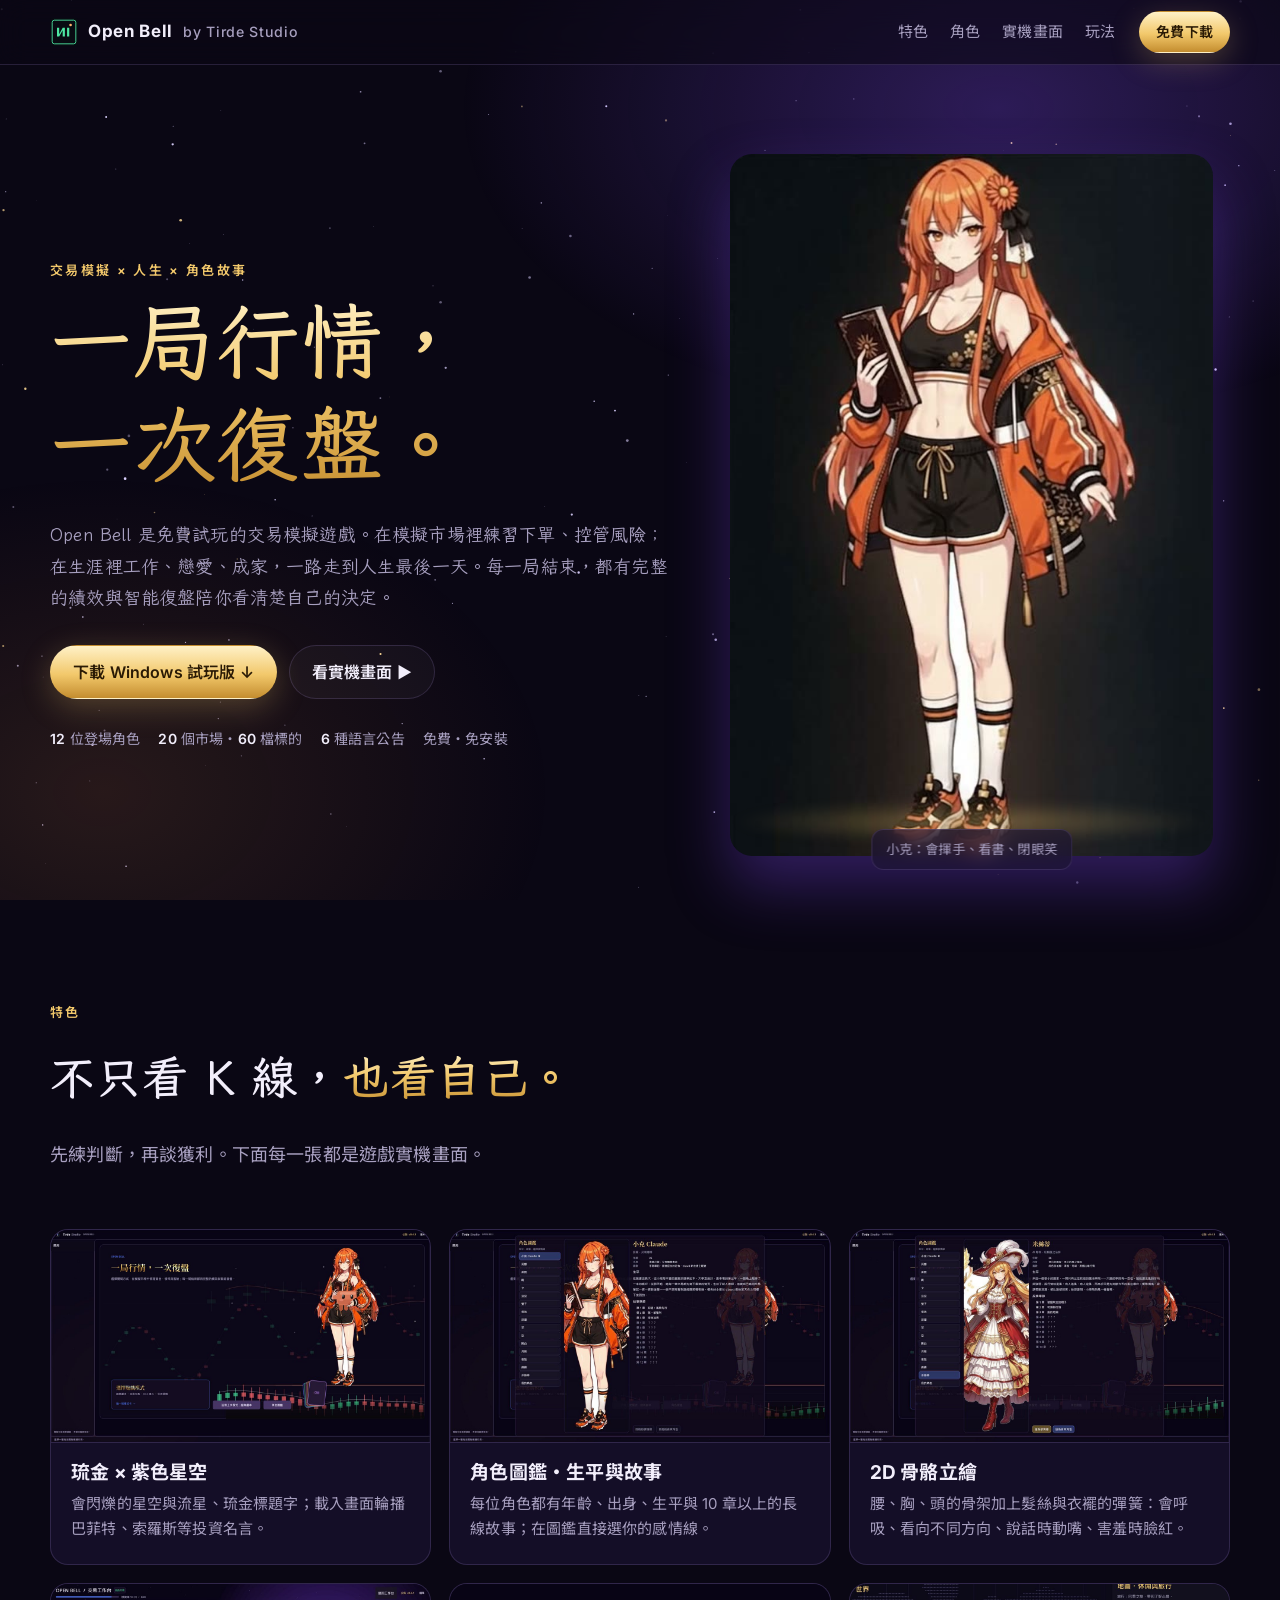
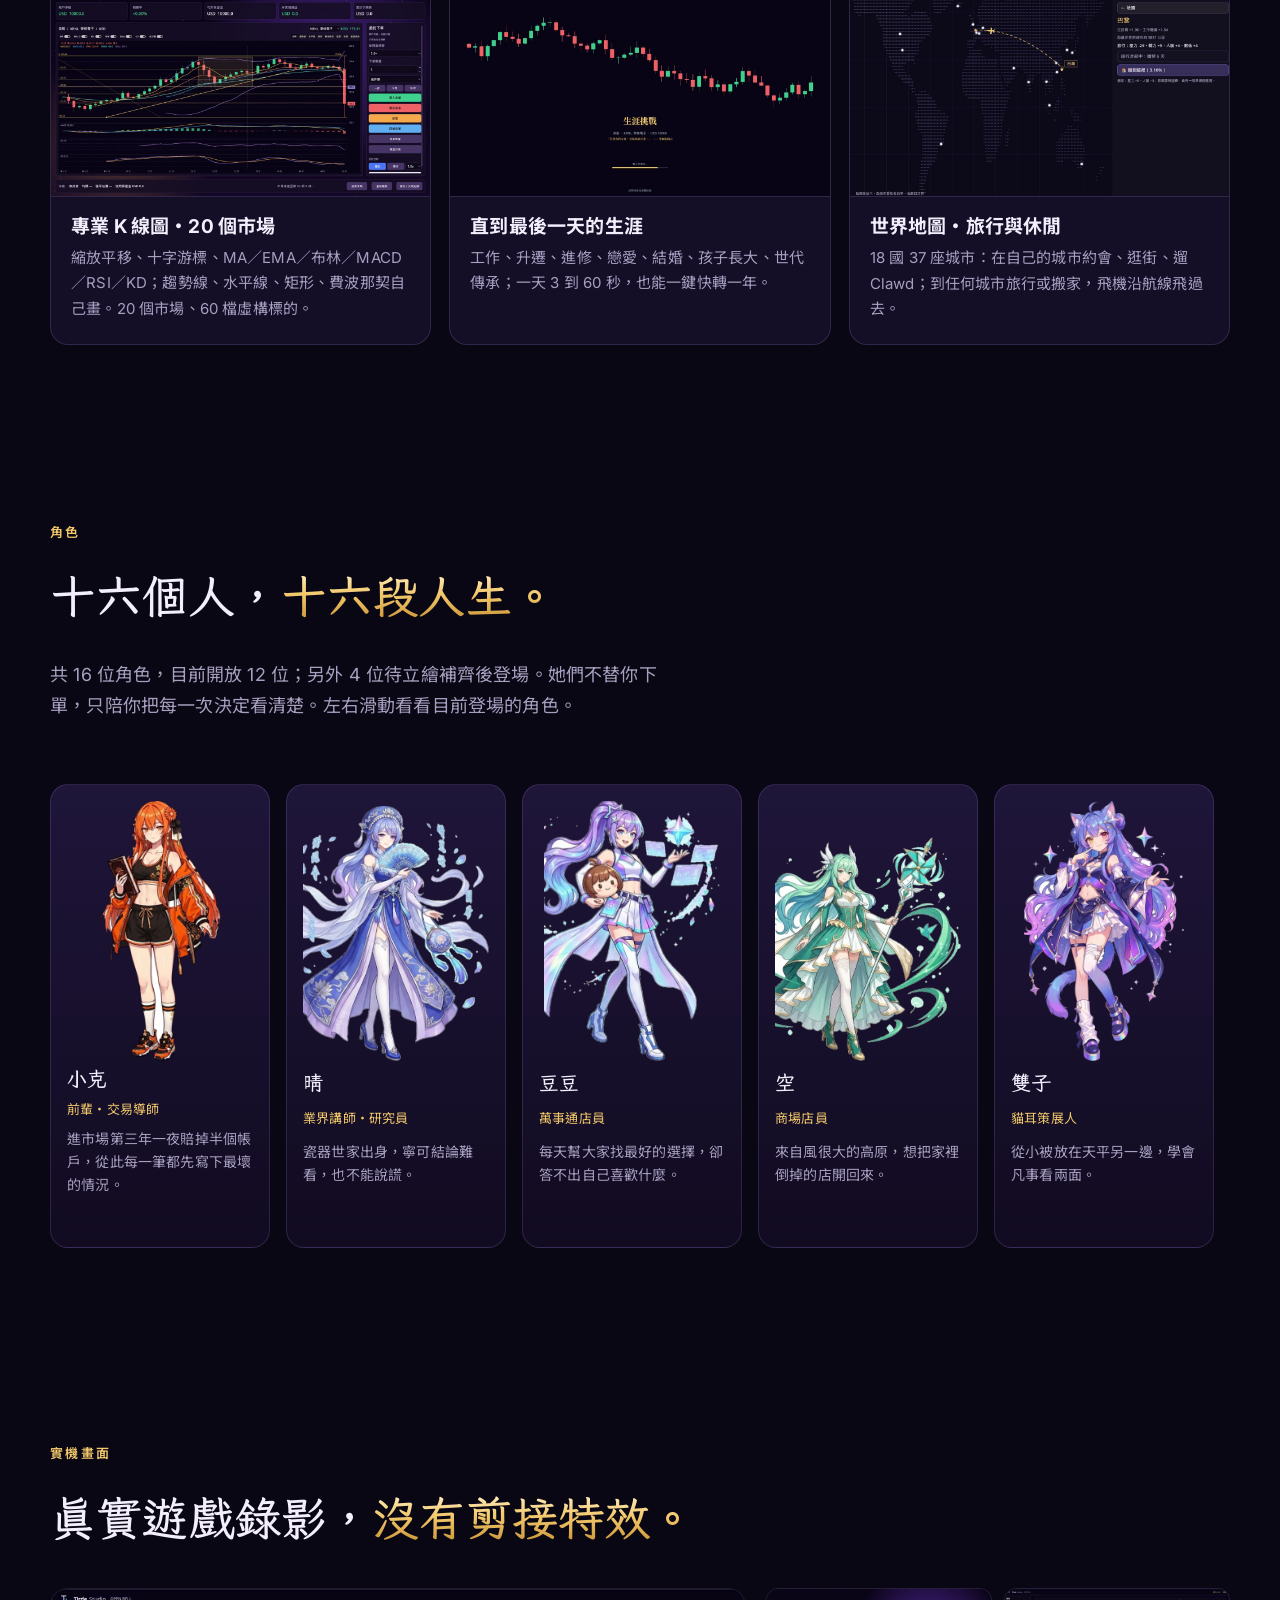
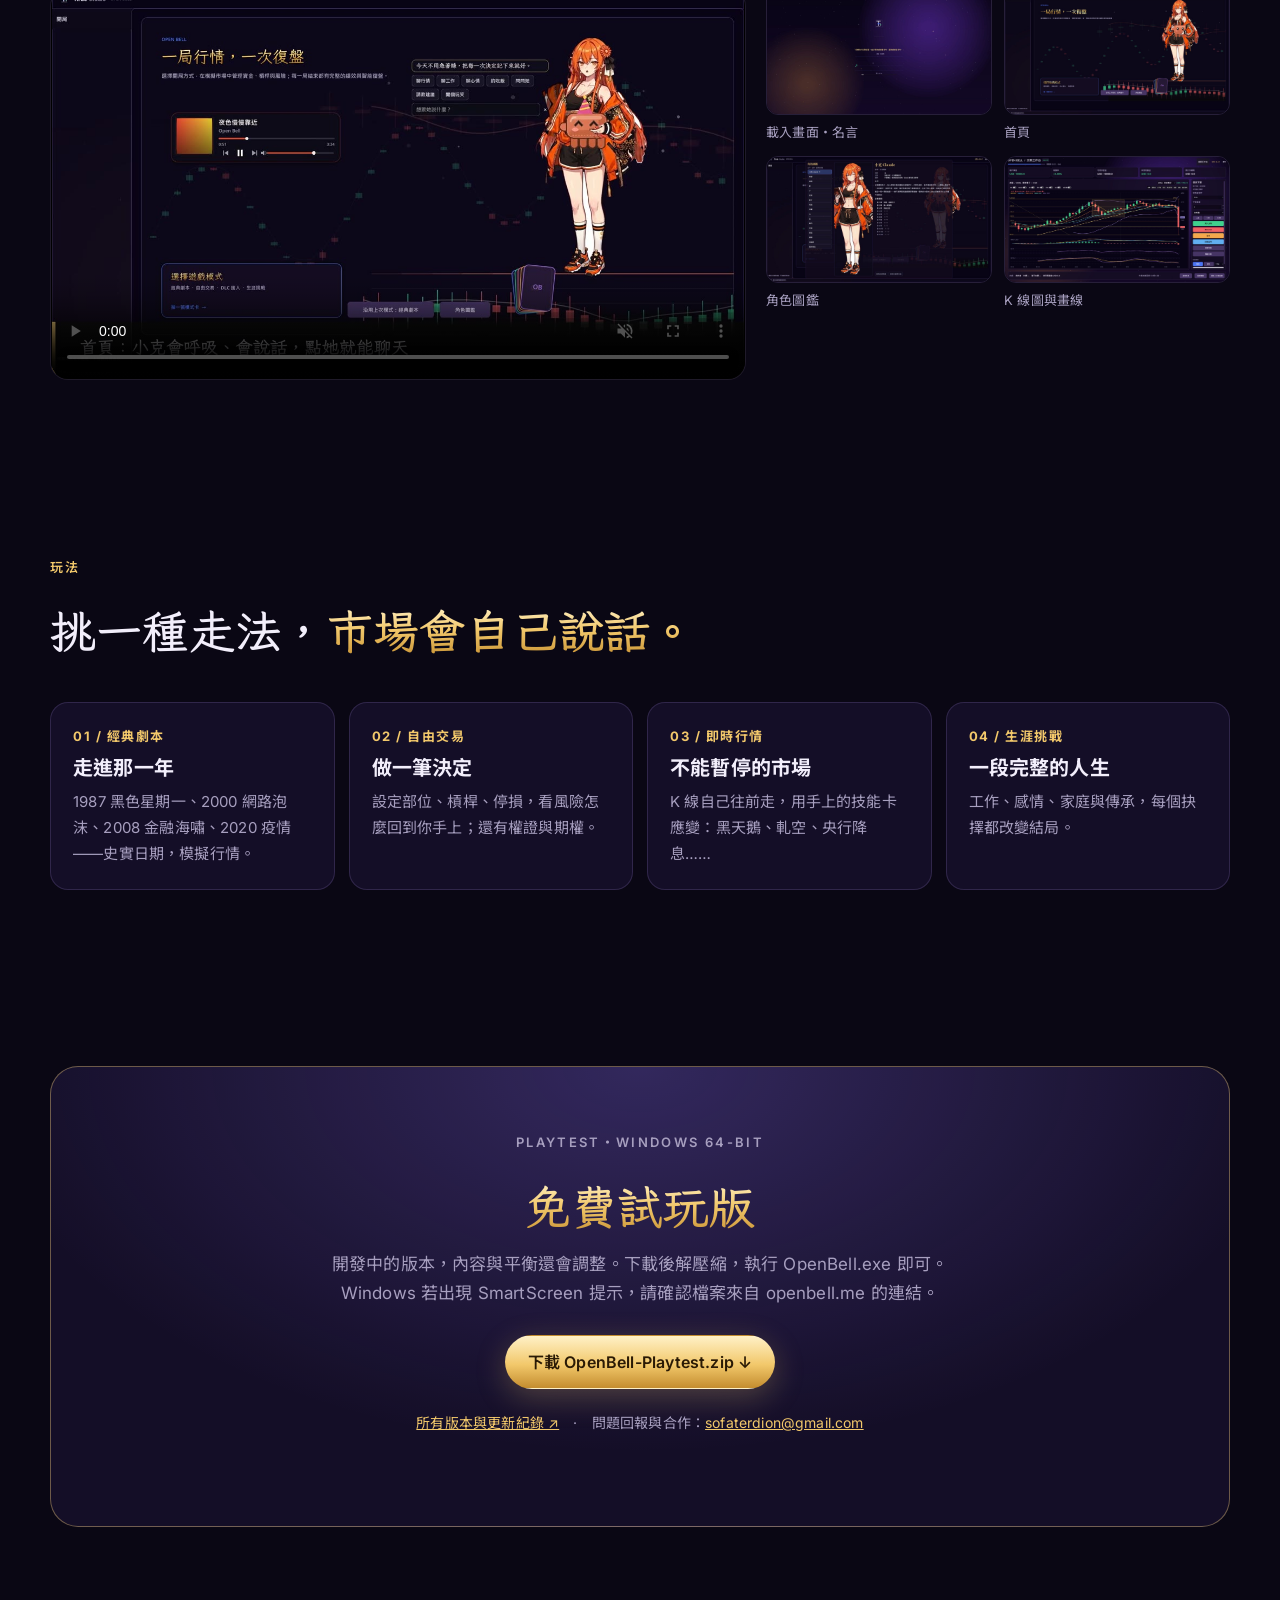
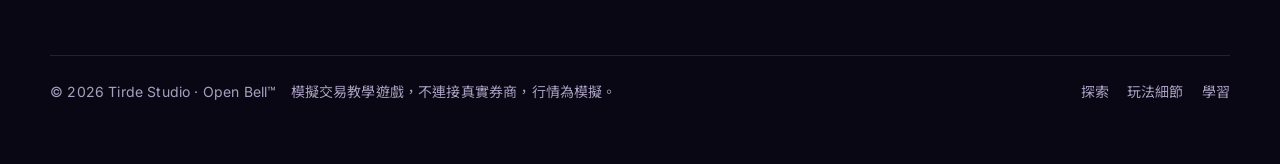
<file: index.html>
<!doctype html>
<html lang="zh-Hant">
<head>
  <meta charset="utf-8">
  <meta name="viewport" content="width=device-width, initial-scale=1">
  <title>Open Bell｜免費交易模擬遊戲・Windows 試玩</title>
  <meta name="description" content="Open Bell 是 Tirde Studio 開發的交易模擬遊戲，結合 K 線練習、風險管理、生涯模式與角色故事。探索模擬市場，下載 Windows 免費試玩版。">
  <meta name="theme-color" content="#0a0714">
  <link rel="icon" href="favicon.svg" type="image/svg+xml">
  <link rel="preconnect" href="https://fonts.googleapis.com">
  <link rel="preconnect" href="https://fonts.gstatic.com" crossorigin>
  <link rel="stylesheet" href="https://fonts.googleapis.com/css2?family=Inter:wght@400;500;600;700&family=Noto+Sans+TC:wght@400;500;700&family=Noto+Serif+TC:wght@600;700&display=swap">
  <link rel="stylesheet" href="site.css?v=20261021d">
  <link rel="canonical" href="https://openbell.me/">
  <meta property="og:type" content="website">
  <meta property="og:locale" content="zh_TW">
  <meta property="og:site_name" content="Open Bell">
  <meta property="og:url" content="https://openbell.me/">
  <meta property="og:title" content="Open Bell｜免費交易模擬遊戲・Windows 試玩">
  <meta property="og:description" content="Open Bell 是 Tirde Studio 開發的交易模擬遊戲，結合 K 線練習、風險管理、生涯模式與角色故事。探索模擬市場，下載 Windows 免費試玩版。">
  <meta property="og:image" content="https://openbell.me/media/v2/shot-home.jpg">
</head>
<body>
  <div class="intro" data-intro aria-hidden="true">
    <svg viewBox="0 0 560 230" role="presentation">
      <defs>
        <linearGradient id="introGold" x1="0" x2="0" y1="0" y2="1">
          <stop offset="0" stop-color="#fff1c7"/><stop offset=".5" stop-color="#f2c86b"/><stop offset="1" stop-color="#c48d2f"/>
        </linearGradient>
      </defs>
      <g fill="#38d39f">
        <rect class="candle" x="60" y="70" width="10" height="34" style="animation-delay:.25s"/>
        <rect class="candle" x="150" y="58" width="10" height="30" style="animation-delay:.4s"/>
        <rect class="candle" x="390" y="40" width="10" height="38" style="animation-delay:.85s"/>
      </g>
      <g fill="#ff6b7d">
        <rect class="candle" x="105" y="82" width="10" height="26" style="animation-delay:.32s"/>
        <rect class="candle" x="330" y="64" width="10" height="28" style="animation-delay:.7s"/>
        <rect class="candle" x="460" y="52" width="10" height="24" style="animation-delay:.95s"/>
      </g>
      <path class="k-line" d="M20 110 L65 86 L110 96 L155 72 L200 92 L245 78 L280 110 L335 78 L395 58 L465 64 L540 40"/>
      <circle class="ring" cx="280" cy="110" r="40"/>
      <circle class="ring r2" cx="280" cy="110" r="40"/>
      <text class="word" x="280" y="178" text-anchor="middle" fill="url(#introGold)">Open Bell</text>
      <text class="tag" x="280" y="214" text-anchor="middle">TIRDE STUDIO</text>
    </svg>
    <button class="skip" type="button">略過</button>
  </div>
  <canvas class="sky" data-sky aria-hidden="true"></canvas>
  <div class="haze" aria-hidden="true"></div>

  <header class="top">
    <div class="wrap">
      <a class="logo" href="index.html"><img src="favicon.svg" alt="" width="28" height="28"> Open Bell <small>by Tirde Studio</small></a>
      <nav aria-label="主要導覽">
        <a href="#features">特色</a>
        <a href="#cast">角色</a>
        <a href="#watch">實機畫面</a>
        <a href="#modes">玩法</a>
      </nav>
      <a class="btn btn-gold" href="#download">免費下載</a>
    </div>
  </header>

  <main>
    <section class="hero">
      <div class="wrap">
        <div>
          <p class="eyebrow">交易模擬 × 人生 × 角色故事</p>
          <h1 class="gild"><span>一局行情，</span><span>一次復盤。</span></h1>
          <p class="lead">Open Bell 是免費試玩的交易模擬遊戲。在模擬市場裡練習下單、控管風險；在生涯裡工作、戀愛、成家，一路走到人生最後一天。每一局結束，都有完整的績效與智能復盤陪你看清楚自己的決定。</p>
          <div class="hero-actions">
            <a class="btn btn-gold" href="#download">下載 Windows 試玩版 ↓</a>
            <a class="btn btn-ghost" href="#watch">看實機畫面 ▶</a>
          </div>
          <div class="hero-meta"><span><b>12</b> 位登場角色</span><span><b>20</b> 個市場・<b>60</b> 檔標的</span><span><b>6</b> 種語言公告</span><span>免費・免安裝</span></div>
        </div>
        <figure class="hero-art">
          <video class="hero-live" src="media/v2/claude-live.mp4" poster="media/v2/claude-live-poster.jpg" autoplay muted loop playsinline preload="auto" width="636" height="924" aria-label="小克：橘色長髮、運動風外套的少女，會揮手、看書、笑"></video>
          <figcaption>小克：會揮手、看書、閉眼笑</figcaption>
        </figure>
      </div>
    </section>

    <section id="features">
      <div class="wrap">
        <div class="section-head reveal">
          <p class="eyebrow">特色</p>
          <h2>不只看 K 線，<span class="gild">也看自己。</span></h2>
          <p class="lead">先練判斷，再談獲利。下面每一張都是遊戲實機畫面。</p>
        </div>
        <div class="features">
          <article class="card reveal"><img src="media/v2/shot-home.jpg" alt="首頁：紫色星空與琉金標題，小克抱著 Clawd" loading="lazy" width="1280" height="720"><div class="body"><h3>琉金 × 紫色星空</h3><p>會閃爍的星空與流星、琉金標題字；載入畫面輪播巴菲特、索羅斯等投資名言。</p></div></article>
          <article class="card reveal"><img src="media/v2/shot-gallery.jpg" alt="角色圖鑑：動態立繪、生平與故事章節" loading="lazy" width="1280" height="720"><div class="body"><h3>角色圖鑑・生平與故事</h3><p>每位角色都有年齡、出身、生平與 10 章以上的長線故事；在圖鑑直接選你的感情線。</p></div></article>
          <article class="card reveal"><img src="media/v2/shot-gallery2.jpg" alt="2D 骨骼立繪：會呼吸、轉頭、髮絲飄動" loading="lazy" width="1280" height="720"><div class="body"><h3>2D 骨骼立繪</h3><p>腰、胸、頭的骨架加上髮絲與衣襬的彈簧：會呼吸、看向不同方向、說話時動嘴、害羞時臉紅。</p></div></article>
          <article class="card reveal"><img src="media/v2/shot-chart.jpg" alt="新 K 線圖：指標與畫線工具" loading="lazy" width="1280" height="720"><div class="body"><h3>專業 K 線圖・20 個市場</h3><p>縮放平移、十字游標、MA／EMA／布林／MACD／RSI／KD；趨勢線、水平線、矩形、費波那契自己畫。20 個市場、60 檔虛構標的。</p></div></article>
          <article class="card reveal"><img src="media/v2/shot-start.jpg" alt="生涯挑戰開場" loading="lazy" width="1280" height="720"><div class="body"><h3>直到最後一天的生涯</h3><p>工作、升遷、進修、戀愛、結婚、孩子長大、世代傳承；一天 3 到 60 秒，也能一鍵快轉一年。</p></div></article>
          <article class="card reveal"><img src="media/v2/shot-map.jpg" alt="世界地圖：旅行與休閒" loading="lazy" width="1280" height="734"><div class="body"><h3>世界地圖・旅行與休閒</h3><p>18 國 37 座城市：在自己的城市約會、逛街、遛 Clawd；到任何城市旅行或搬家，飛機沿航線飛過去。</p></div></article>
        </div>
      </div>
    </section>

    <section id="cast">
      <div class="wrap">
        <div class="section-head reveal">
          <p class="eyebrow">角色</p>
          <h2>十六個人，<span class="gild">十六段人生。</span></h2>
          <p class="lead">共 16 位角色，目前開放 12 位；另外 4 位待立繪補齊後登場。她們不替你下單，只陪你把每一次決定看清楚。左右滑動看看目前登場的角色。</p>
        </div>
        <div class="cast reveal">
          <article class="person"><img src="media/v2/cast_claude.webp" alt="小克" loading="lazy"><h3>小克</h3><span class="role">前輩・交易導師</span><p>進市場第三年一夜賠掉半個帳戶，從此每一筆都先寫下最壞的情況。</p></article>
          <article class="person"><img src="media/v2/cast_haru.webp" alt="晴" loading="lazy"><h3>晴</h3><span class="role">業界講師・研究員</span><p>瓷器世家出身，寧可結論難看，也不能說謊。</p></article>
          <article class="person"><img src="media/v2/cast_dou.webp" alt="豆豆" loading="lazy"><h3>豆豆</h3><span class="role">萬事通店員</span><p>每天幫大家找最好的選擇，卻答不出自己喜歡什麼。</p></article>
          <article class="person"><img src="media/v2/cast_sora.webp" alt="空" loading="lazy"><h3>空</h3><span class="role">商場店員</span><p>來自風很大的高原，想把家裡倒掉的店開回來。</p></article>
          <article class="person"><img src="media/v2/cast_gemi.webp" alt="雙子" loading="lazy"><h3>雙子</h3><span class="role">貓耳策展人</span><p>從小被放在天平另一邊，學會凡事看兩面。</p></article>
          <article class="person"><img src="media/v2/cast_gro.webp" alt="格洛" loading="lazy"><h3>格洛</h3><span class="role">毒舌分析員</span><p>說中泡沫卻被開除，從此只說真話。</p></article>
          <article class="person"><img src="media/v2/cast_shenlan.webp" alt="深瀾" loading="lazy"><h3>深瀾</h3><span class="role">深海研究員</span><p>想知道那片黑暗的海裡，到底有什麼。</p></article>
          <article class="person"><img src="media/v2/cast_shiro.webp" alt="晞白" loading="lazy"><h3>晞白</h3><span class="role">白龍顧問</span><p>睡了很久很久，醒來後把世界重新學一遍。</p></article>
          <article class="person"><img src="media/v2/cast_tsuki.webp" alt="月見" loading="lazy"><h3>月見</h3><span class="role">星空魔導書記</span><p>什麼都記得，所以總替你記得好的事。</p></article>
          <article class="person"><img src="media/v2/cast_yako.webp" alt="夜狐" loading="lazy"><h3>夜狐</h3><span class="role">提燈引路人</span><p>只在夜裡出來，替迷路的人提燈。</p></article>
          <article class="person"><img src="media/v2/cast_menmen.webp" alt="綿綿" loading="lazy"><h3>綿綿</h3><span class="role">羊駝旅人</span><p>沒有可以回去的地方，所以到處都是她的家。</p></article>
          <article class="person"><img src="media/v2/cast_misty.webp" alt="米絲蒂" loading="lazy"><h3>米絲蒂</h3><span class="role">紅帽風之法師</span><p>小國小學院出身，相信行情就是風。</p></article>
        </div>
      </div>
    </section>

    <section id="watch">
      <div class="wrap">
        <div class="section-head reveal">
          <p class="eyebrow">實機畫面</p>
          <h2>真實遊戲錄影，<span class="gild">沒有剪接特效。</span></h2>
        </div>
        <div class="watch reveal">
          <video controls preload="metadata" playsinline muted loop poster="media/v2/poster.jpg" aria-label="Open Bell 實機遊玩影片">
            <source src="media/v2/gameplay.mp4" type="video/mp4">
          </video>
          <div class="shots">
            <figure><img data-zoom src="media/v2/shot-loading.jpg" alt="載入畫面與投資名言" loading="lazy" width="1280" height="720"><figcaption>載入畫面・名言</figcaption></figure>
            <figure><img data-zoom src="media/v2/shot-home.jpg" alt="首頁" loading="lazy" width="1280" height="720"><figcaption>首頁</figcaption></figure>
            <figure><img data-zoom src="media/v2/shot-gallery.jpg" alt="角色圖鑑" loading="lazy" width="1280" height="720"><figcaption>角色圖鑑</figcaption></figure>
            <figure><img data-zoom src="media/v2/shot-chart.jpg" alt="K 線圖" loading="lazy" width="1280" height="720"><figcaption>K 線圖與畫線</figcaption></figure>
          </div>
        </div>
      </div>
    </section>

    <section id="modes">
      <div class="wrap">
        <div class="section-head reveal">
          <p class="eyebrow">玩法</p>
          <h2>挑一種走法，<span class="gild">市場會自己說話。</span></h2>
        </div>
        <div class="modes">
          <div class="mode reveal"><b>01 / 經典劇本</b><h3>走進那一年</h3><p>1987 黑色星期一、2000 網路泡沫、2008 金融海嘯、2020 疫情——史實日期，模擬行情。</p></div>
          <div class="mode reveal"><b>02 / 自由交易</b><h3>做一筆決定</h3><p>設定部位、槓桿、停損，看風險怎麼回到你手上；還有權證與期權。</p></div>
          <div class="mode reveal"><b>03 / 即時行情</b><h3>不能暫停的市場</h3><p>K 線自己往前走，用手上的技能卡應變：黑天鵝、軋空、央行降息……</p></div>
          <div class="mode reveal"><b>04 / 生涯挑戰</b><h3>一段完整的人生</h3><p>工作、感情、家庭與傳承，每個抉擇都改變結局。</p></div>
        </div>
      </div>
    </section>

    <section id="download">
      <div class="wrap">
        <div class="download reveal">
          <p class="eyebrow">PLAYTEST・WINDOWS 64-BIT</p>
          <h2 class="gild">免費試玩版</h2>
          <p>開發中的版本，內容與平衡還會調整。下載後解壓縮，執行 OpenBell.exe 即可。Windows 若出現 SmartScreen 提示，請確認檔案來自 openbell.me 的連結。</p>
          <a class="btn btn-gold" href="https://github.com/Sofaterdion-gif/Sofaterdion-gif.github.io/releases/latest/download/OpenBell-Playtest.zip">下載 OpenBell-Playtest.zip ↓</a>
          <p class="fine"><a href="https://github.com/Sofaterdion-gif/Sofaterdion-gif.github.io/releases">所有版本與更新紀錄 ↗</a>　·　問題回報與合作：<a href="mailto:sofaterdion@gmail.com">sofaterdion@gmail.com</a></p>
        </div>
      </div>
    </section>
  </main>

  <footer>
    <div class="wrap">
      <span>© 2026 Tirde Studio · Open Bell™　模擬交易教學遊戲，不連接真實券商，行情為模擬。</span>
      <nav aria-label="其他頁面"><a href="explore.html">探索</a><a href="game.html">玩法細節</a><a href="learning.html">學習</a></nav>
    </div>
  </footer>

  <div class="lightbox" data-lightbox><img alt=""></div>
  <script src="site.js?v=20261021d"></script>
</body>
</html>
</file>
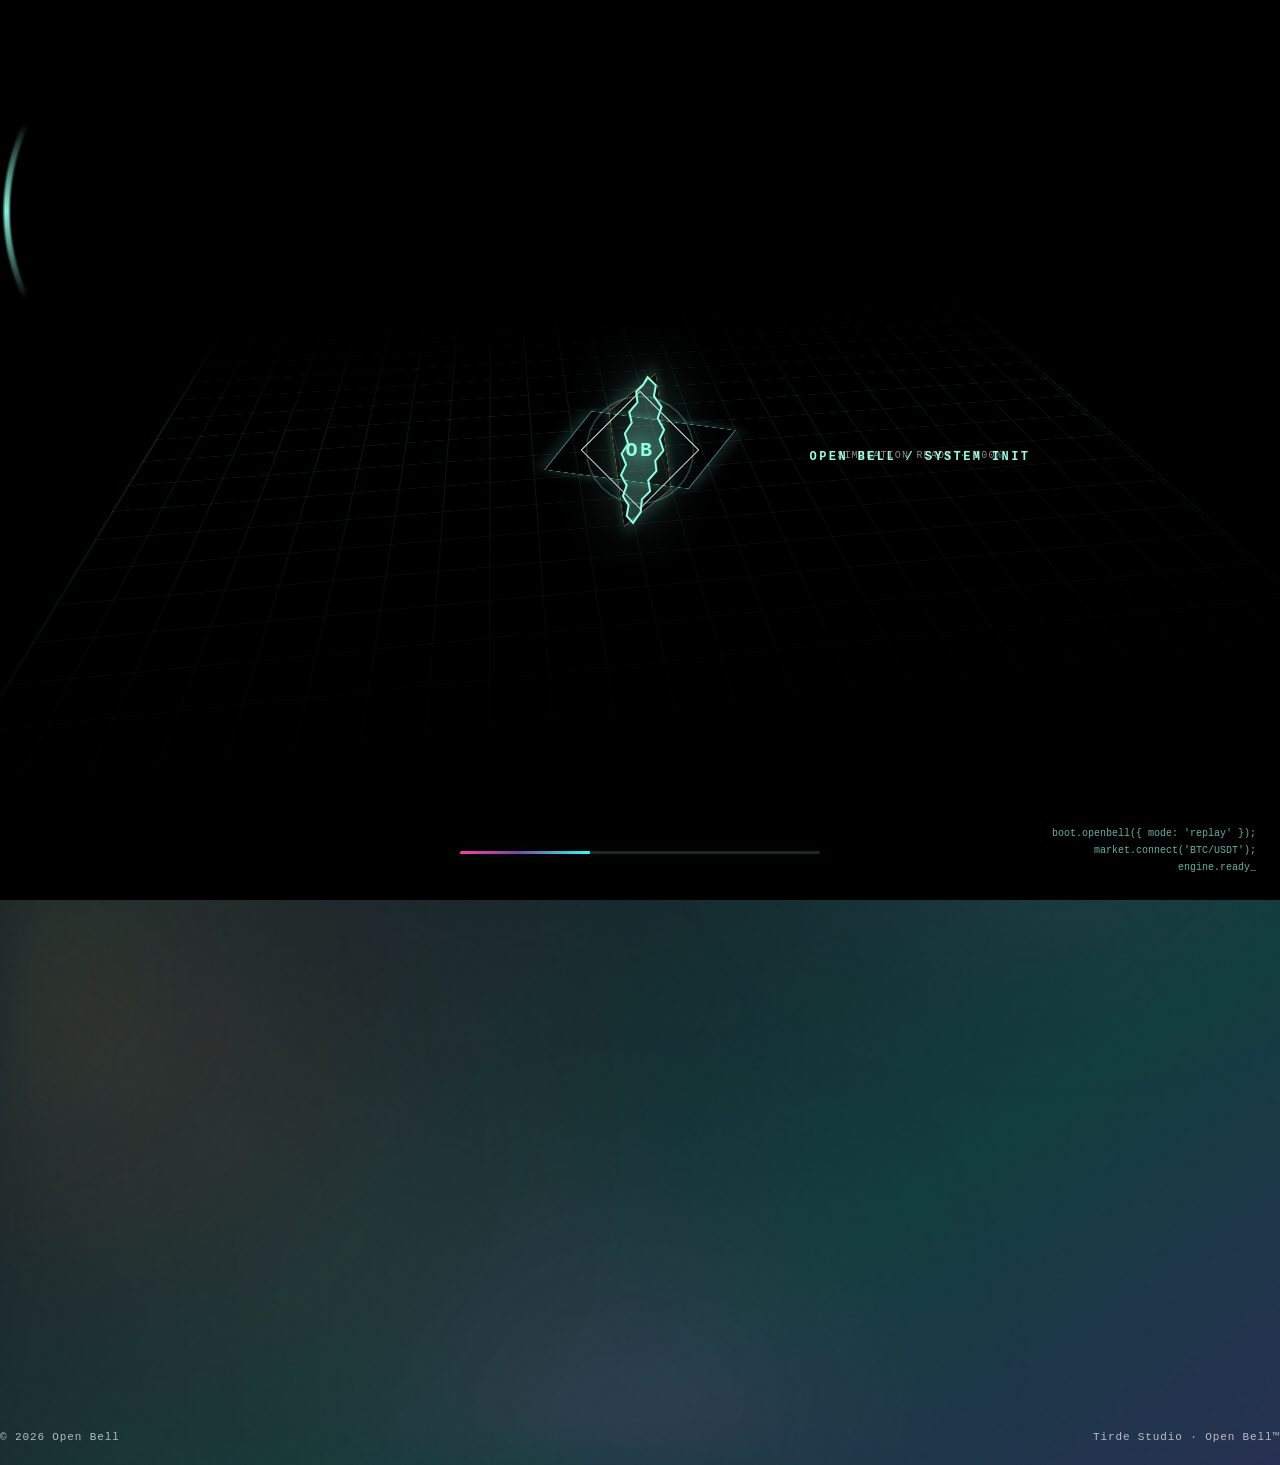
<file: explore.html>
<!doctype html>
<html lang="zh-Hant">
<head>
  <meta charset="utf-8">
  <meta name="viewport" content="width=device-width, initial-scale=1">
  <meta name="description" content="探索 Open Bell 交易模擬遊戲的市場回放、生涯模式與數據分析，了解不同玩法並找到適合自己的練習方式。">
  <link rel="icon" href="favicon.svg" type="image/svg+xml">
  <link rel="stylesheet" href="styles.css?v=20261020-eras1">
  <link rel="stylesheet" href="loader.css?v=20261010-transition13">
  <title>探索 Open Bell｜模擬交易、行情回放與生涯模式</title>
  <link rel="canonical" href="https://openbell.me/explore.html">
  <meta property="og:type" content="website">
  <meta property="og:locale" content="zh_TW">
  <meta property="og:site_name" content="Open Bell">
  <meta property="og:url" content="https://openbell.me/explore.html">
  <meta property="og:title" content="探索 Open Bell｜模擬交易、行情回放與生涯模式">
  <meta property="og:description" content="探索 Open Bell 交易模擬遊戲的市場回放、生涯模式與數據分析，了解不同玩法並找到適合自己的練習方式。">
  <meta property="og:image" content="https://openbell.me/media/v2/shot-home.jpg">
</head>
<body class="explore-page">
  <div class="page-transition" aria-hidden="true"><span>OPEN BELL / EXPLORE</span></div>
  <div class="site-loader" aria-hidden="true">
    <div class="system-loader-orbit" aria-hidden="true"><i></i><i></i><i></i><b>OB</b></div>
    <div class="loader-mark">OB</div><p>OPEN BELL / SYSTEM INIT</p><span>LOADING MARKET DATA · CALIBRATING INTERFACE</span>
    <pre class="loader-code" aria-hidden="true"><code id="loader-code-text"></code><b class="loader-caret">_</b></pre>
  </div>
  <div class="bg-layer bg-layer-base" aria-hidden="true"></div><div class="bg-layer bg-layer-ambient" aria-hidden="true"><i></i><i></i><i></i><i></i></div><canvas class="bg-layer bg-layer-data" data-background-canvas aria-hidden="true"></canvas><div class="bg-layer bg-layer-grid" aria-hidden="true"></div>
  <header class="site-header content-layer"><a class="brand" href="index.html"><span class="brand-mark">OB</span><span>OPEN BELL</span></a><nav class="site-nav" aria-label="Explore navigation"><a class="nav-link" href="index.html">首頁</a><a class="nav-link" href="explore.html" aria-current="page">探索</a><a class="nav-link" href="game.html">玩法</a><a class="nav-link" href="learning.html">學習</a></nav></header>
  <main class="explore-shell content-layer">
    <section class="explore-hero" data-reveal><p class="eyebrow">OPEN BELL / EXPLORE</p><h1>每個系統，<br><em>都是一種閱讀市場的方法。</em></h1><p>不用一次看懂全部。先挑一個角度，走一小段，再回頭看看自己漏了什麼。</p></section>
    <section class="explore-grid" data-reveal aria-label="Open Bell features">
      <a class="explore-card explore-card-wide" href="game.html#2"><span>01 / REPLAY</span><strong>市場回放</strong><p>把時間倒回去，看看那根 K 線出現前，你其實看見了什麼。</p><b>進入回放 ↗</b></a>
      <a class="explore-card" href="game.html#3"><span>02 / CAREER</span><strong>生涯模式</strong><p>今天要加班、研究，還是先把睡眠補回來？每個選擇都會留下痕跡。</p><b>閱讀生涯 ↗</b></a>
      <a class="explore-card" href="game.html#1"><span>03 / ANALYTICS</span><strong>數據分析</strong><p>把「我覺得」攤開來，對照持倉、槓桿和盈虧，找出真正的習慣。</p><b>查看系統 ↗</b></a>
    </section>
  </main>
  <footer class="home-footer content-layer"><span>© 2026 Open Bell</span><span>Tirde Studio · Open Bell™</span></footer>
  <script src="background-motion.js?v=20261010-transition2"></script><script src="background-3d.js?v=20261010-3d1"></script><script src="page-motion.js?v=20261010-architecture1"></script><script src="loader.js?v=20261010-transition5"></script><script src="script.js?v=20261020-zip1"></script>
</body>
</html>
</file>
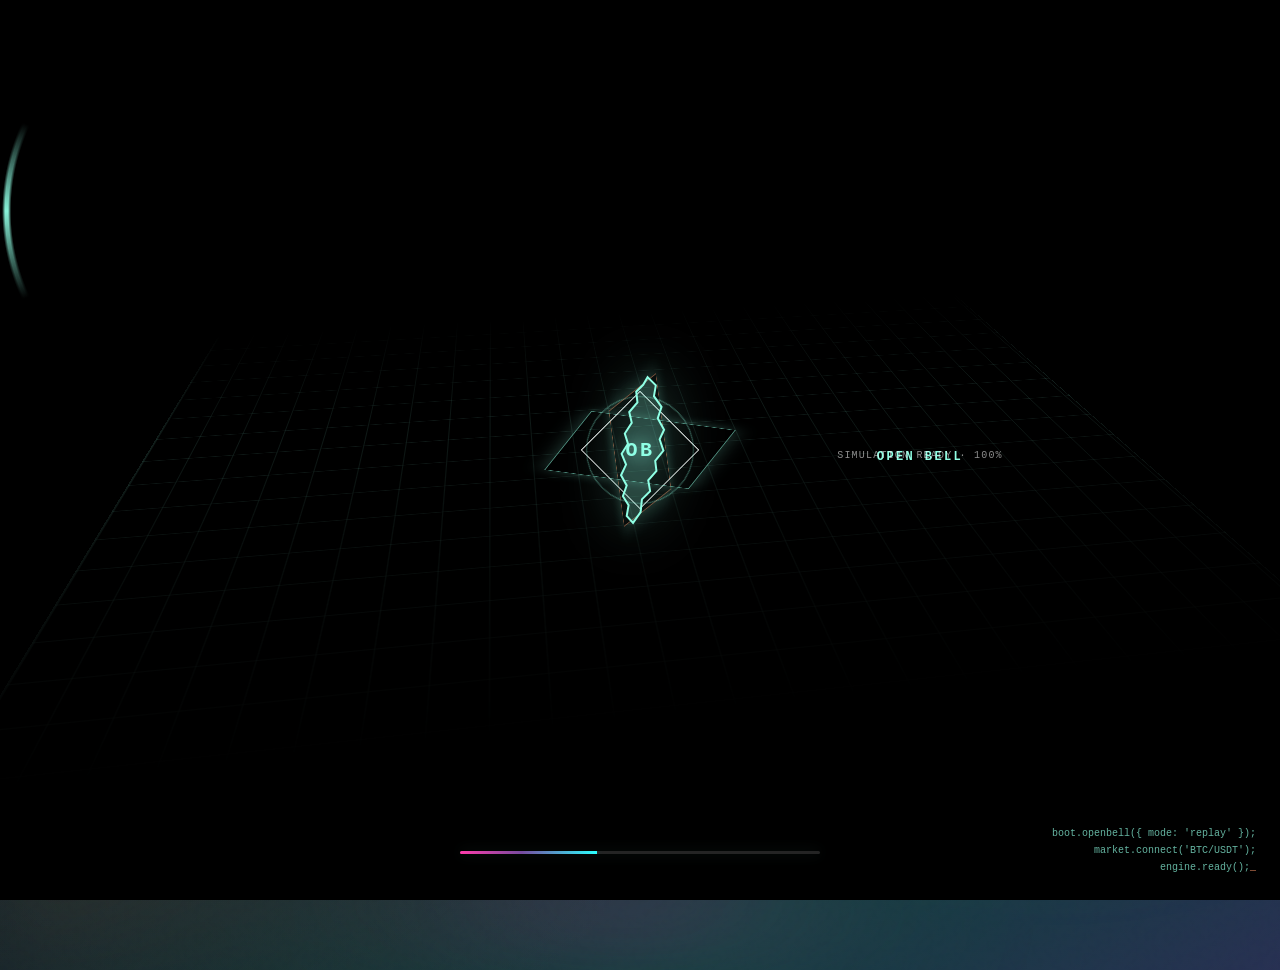
<file: game.html>
<!doctype html>
<html lang="zh-Hant">
<head>
  <meta charset="utf-8">
  <meta name="viewport" content="width=device-width, initial-scale=1">
  <title>Open Bell 玩法｜模擬交易、K 線回放與生涯挑戰</title>
  <meta name="description" content="了解 Open Bell 的模擬下單、部位與槓桿管理、K 線回放及生涯挑戰玩法，在模擬市場中練習交易決策。">
  <link rel="icon" href="favicon.svg" type="image/svg+xml">
  <link rel="stylesheet" href="styles.css?v=20261020-eras1">
  <link rel="stylesheet" href="loader.css?v=20261010-transition13">
  <link rel="canonical" href="https://openbell.me/game.html">
  <meta property="og:type" content="website">
  <meta property="og:locale" content="zh_TW">
  <meta property="og:site_name" content="Open Bell">
  <meta property="og:url" content="https://openbell.me/game.html">
  <meta property="og:title" content="Open Bell 玩法｜模擬交易、K 線回放與生涯挑戰">
  <meta property="og:description" content="了解 Open Bell 的模擬下單、部位與槓桿管理、K 線回放及生涯挑戰玩法，在模擬市場中練習交易決策。">
  <meta property="og:image" content="https://openbell.me/media/v2/shot-home.jpg">
</head>
<body class="presentation-page">
  <div class="bg-layer bg-layer-base" aria-hidden="true"></div>
  <div class="bg-layer bg-layer-ambient" aria-hidden="true"><i></i><i></i><i></i><i></i></div>
  <canvas class="bg-layer bg-layer-data" data-background-canvas aria-hidden="true"></canvas>
  <div class="bg-layer bg-layer-grid" aria-hidden="true"></div>
  <div class="page-transition" aria-hidden="true"><span>OPEN BELL / PLAYBOOK</span></div>
  <div class="site-loader" aria-hidden="true">
    <div class="system-loader-orbit" aria-hidden="true"><i></i><i></i><i></i><b>OB</b></div>
    <div class="loader-mark">OB</div><p>OPEN BELL</p><span>LOADING PLAYBOOK</span>
    <pre class="loader-code"><code id="loader-code-text"></code><b class="loader-caret">_</b></pre>
  </div>
  <header class="site-header">
    <a class="brand" href="index.html#top"><span class="brand-mark">OB</span><span>OPEN BELL</span></a>
    <nav class="site-nav" aria-label="玩法導覽">
      <button class="nav-dropdown-toggle app-menu-toggle" type="button" aria-expanded="false" aria-controls="app-menu">導覽 <span>⌄</span></button>
      <a class="nav-link" href="index.html">首頁</a><a class="nav-link" href="game.html" aria-current="page">玩法</a><a class="nav-link" href="learning.html">學習</a>
    </nav>
  </header>
  <div class="app-menu-overlay" id="app-menu" role="dialog" aria-modal="true" aria-label="Open Bell 導覽">
    <div class="app-menu-scrim" data-menu-close></div>
    <div class="app-menu-panel">
      <div class="app-menu-bar"><span>OPEN BELL / CONTROL CENTER</span><button type="button" data-menu-close aria-label="關閉導覽">關閉 ×</button></div>
      <div class="app-menu-grid">
        <button type="button" class="app-menu-item" data-go-to="0"><b>01</b><strong>開始</strong><small>THE MARKET IS A STORY</small></button>
        <button type="button" class="app-menu-item" data-go-to="1"><b>02</b><strong>交易</strong><small>POSITION / LEVERAGE / P&L</small></button>
        <button type="button" class="app-menu-item" data-go-to="2"><b>03</b><strong>回放</strong><small>SLOW DOWN THE DAY</small></button>
        <button type="button" class="app-menu-item" data-go-to="3"><b>04</b><strong>生涯</strong><small>TIME / SKILL / CAPITAL</small></button>
      </div>
    </div>
  </div>
  <main class="app-shell content-layer" data-app-navigation>
    <section class="app-section is-active" data-app-section="0" aria-hidden="false">
      <div class="presentation-content">
        <p class="presentation-kicker">OPEN BELL / PLAYBOOK</p>
        <h1>不是看盤。<br><em>是重新走過一天。</em></h1>
        <p>把每一次決策拆成可以閱讀、可以重播、可以重新選擇的市場旅程。</p>
        <div class="presentation-stat"><span>TRADE</span><span>REPLAY</span><span>CAREER</span></div>
        <span class="scroll-cue">SWIPE OR USE ← → TO EXPLORE</span>
      </div>
    </section>
    <section class="app-section app-section-split" data-app-section="1" aria-hidden="true">
      <div class="app-section-visual">
        <div class="carousel-visual-top"><span>OPEN BELL / TRADE</span><span>02 / 04</span></div>
        <div class="carousel-art">
          <div class="art-price"><small>BTC / USDT</small><strong>42,680.40</strong><em>+2.84%</em></div>
          <div class="art-chart"><i></i><i></i><i></i><i></i><i></i><i></i><i></i><i></i><i></i></div>
          <div class="art-metrics"><span>POSITION <b>0.42 BTC</b></span><span>LEVERAGE <b>2×</b></span><span>P / L <b>+1,204</b></span></div>
        </div>
      </div>
      <div class="app-section-copy">
        <p class="presentation-kicker">02 / TRADE</p>
        <h2>先做決定，市場才開始說話。</h2>
        <p>設定數量、槓桿與部位，觀察每一根 K 線如何改變你的資金、風險與選擇。每筆交易都留下可回看的痕跡。</p>
        <div class="presentation-stat"><span>POSITION</span><span>LEVERAGE</span><span>P / L</span></div>
      </div>
    </section>
    <section class="app-section app-section-split" data-app-section="2" aria-hidden="true">
      <div class="app-section-visual">
        <div class="carousel-visual-top"><span data-replay-kicker>OPEN BELL / REPLAY</span><button class="replay-page-switch" type="button" data-replay-page aria-label="切換回放與分析視圖">03 / 04</button></div>
        <div class="carousel-art">
          <div class="replay-grid"><span data-replay-day>DAY 051</span><strong data-replay-title>REPLAY</strong><small data-replay-time>01:24:08</small></div>
          <div class="replay-chart-wrap"><canvas class="replay-chart" data-replay-chart aria-label="動態市場回放圖表"></canvas><b class="replay-progress" data-replay-progress></b></div>
          <div class="replay-track" aria-hidden="true"><b data-replay-track></b><i></i><i></i><i></i><i></i><i></i></div>
          <div class="replay-controls" aria-label="回放控制列">
            <button type="button" data-replay-step="-1" aria-label="倒退一根 K 線">◀</button>
            <button type="button" class="replay-play" data-replay-play aria-label="播放">▶</button>
            <button type="button" data-replay-step="1" aria-label="快進一根 K 線">▶</button>
            <span class="replay-speeds" aria-label="播放速度">
              <button type="button" data-replay-speed="0.5">0.5×</button>
              <button type="button" data-replay-speed="1" class="is-selected">1×</button>
              <button type="button" data-replay-speed="2">2×</button>
              <button type="button" data-replay-speed="4">4×</button>
            </span>
          </div>
        </div>
      </div>
      <div class="app-section-copy">
        <p class="presentation-kicker" data-replay-copy-kicker>03 / REPLAY</p>
        <h2 data-replay-copy-title>把時間放慢，直到你看懂節奏。</h2>
        <p data-replay-copy-text>播放、暫停、單步與倍速回放。不是追逐下一根，而是理解上一根為什麼發生，讓直覺變成可驗證的方法。</p>
        <div class="presentation-stat"><span>0.5×</span><span>1×</span><span>2×</span><span>4×</span></div>
      </div>
    </section>
    <section class="app-section app-section-split" data-app-section="3" aria-hidden="true">
      <div class="app-section-visual">
        <div class="carousel-visual-top"><span>OPEN BELL / CAREER</span><span>04 / 04</span></div>
        <div class="carousel-art">
          <div class="career-orbit"><span>CAPITAL</span><b>TIME</b><i>SKILL</i></div>
          <div class="career-route"><span>RESEARCH</span><b>TRADE</b><i>RECOVER</i></div>
          <small class="career-caption">YOUR DAY / YOUR RULES</small>
        </div>
      </div>
      <div class="app-section-copy">
        <p class="presentation-kicker">04 / CAREER</p>
        <h2>你的資金之外，還有你的生活。</h2>
        <p>研究、工作、移動、等待。選擇如何分配時間與注意力，讓交易不只是單一畫面，而是一段完整的人生路線。</p>
        <a class="button button-primary" href="index.html#download">取得 Open Bell ↗</a>
      </div>
    </section>
  </main>
  <footer class="site-footer section-wrap"><span>© 2026 Open Bell</span><span>Tirde Studio · Open Bell™</span></footer>
  <script src="background-motion.js?v=20261010-transition2"></script>
  <script src="background-3d.js?v=20261010-3d1"></script>
  <script src="page-motion.js?v=20261010-architecture1"></script>
  <script src="loader.js?v=20261010-transition5"></script>
  <script src="script.js?v=20261020-zip1"></script>
</body>
</html>
</file>
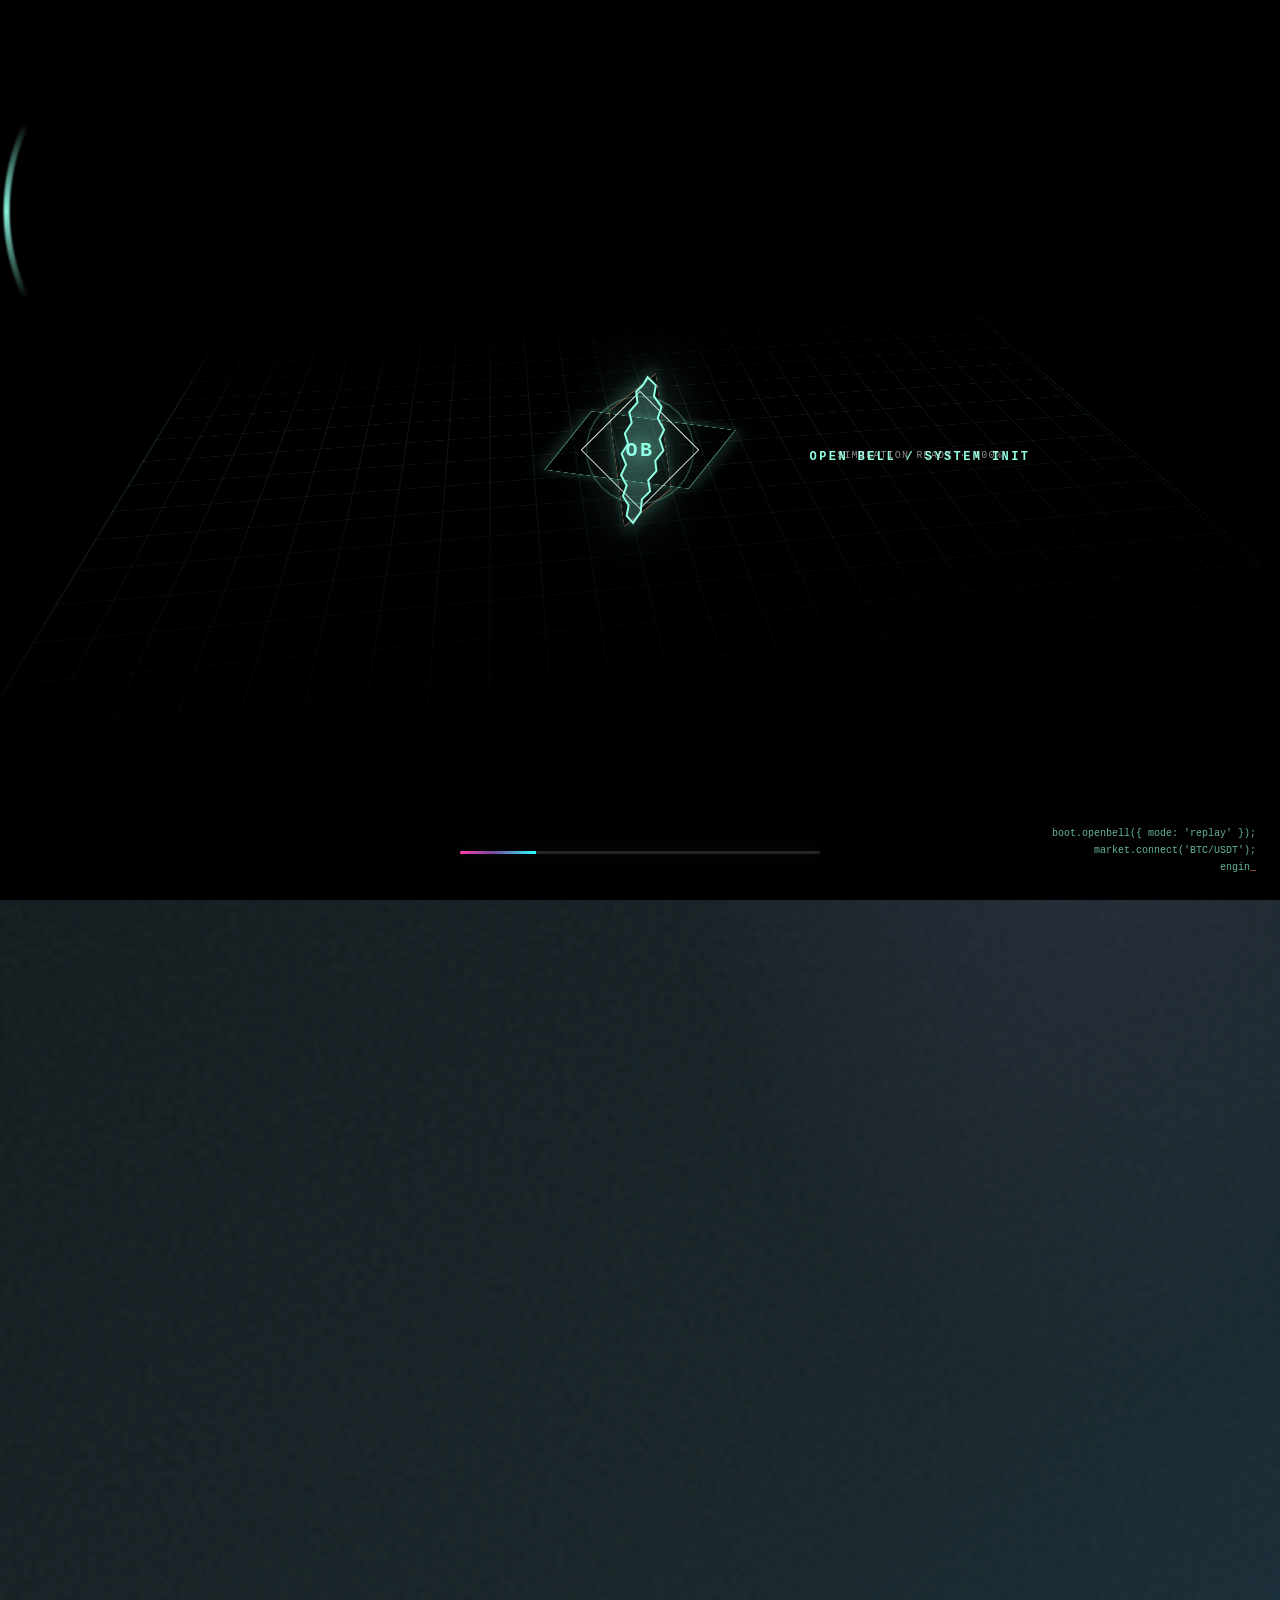
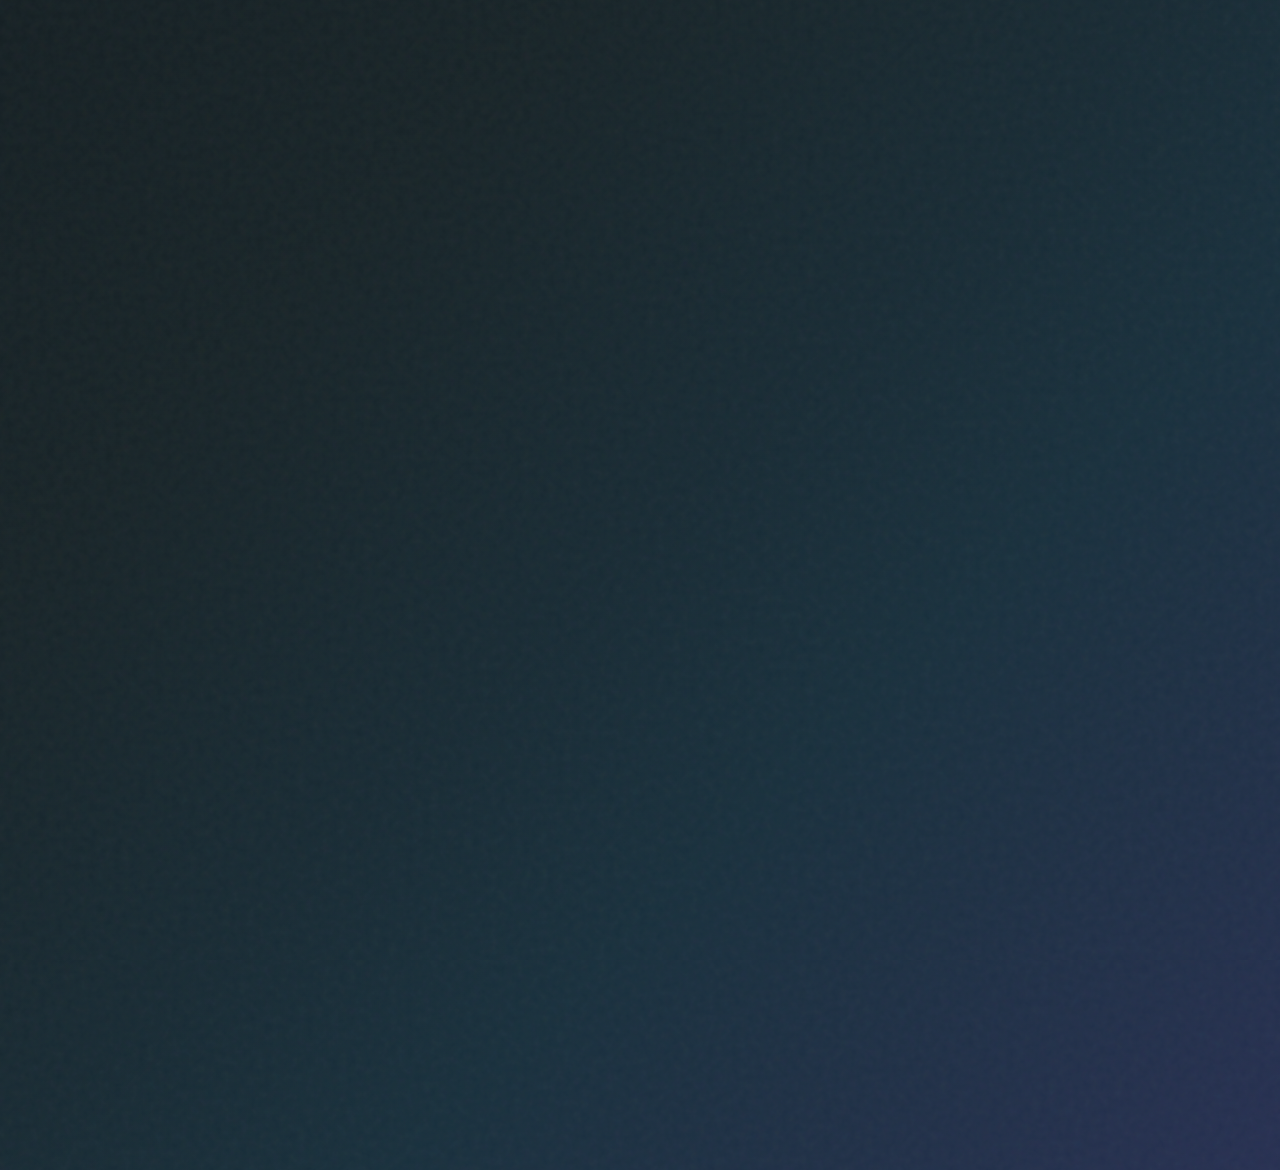
<file: learning.html>
<!doctype html>
<html lang="zh-Hant">
<head>
  <meta charset="utf-8">
  <meta name="viewport" content="width=device-width, initial-scale=1">
  <title>Open Bell 學習資源｜市場基礎與風險管理</title>
  <meta name="description" content="Open Bell 市場學習資源：整理 CME Group、Nasdaq 與 Investopedia 的教育入口，從市場基礎與風險管理開始自學。">
  <link rel="icon" href="favicon.svg" type="image/svg+xml">
  <link rel="stylesheet" href="styles.css?v=20261020-eras1">
  <link rel="stylesheet" href="loader.css?v=20261010-transition13">
  <link rel="canonical" href="https://openbell.me/learning.html">
  <meta property="og:type" content="website">
  <meta property="og:locale" content="zh_TW">
  <meta property="og:site_name" content="Open Bell">
  <meta property="og:url" content="https://openbell.me/learning.html">
  <meta property="og:title" content="Open Bell 學習資源｜市場基礎與風險管理">
  <meta property="og:description" content="Open Bell 市場學習資源：整理 CME Group、Nasdaq 與 Investopedia 的教育入口，從市場基礎與風險管理開始自學。">
  <meta property="og:image" content="https://openbell.me/media/v2/shot-home.jpg">
</head>
<body class="presentation-page">
  <div class="page-transition" aria-hidden="true"><span>OPEN BELL / LEARN</span></div>
  <div class="site-loader" aria-hidden="true"><div class="system-loader-orbit" aria-hidden="true"><i></i><i></i><i></i><b>OB</b></div><div class="loader-mark">OB</div><p>OPEN BELL / SYSTEM INIT</p><span>LOADING LEARNING LAB · CALIBRATING INTERFACE</span><pre class="loader-code"><code id="loader-code-text"></code><b class="loader-caret">_</b></pre></div>
  <header class="site-header">
    <a class="brand" href="index.html#top"><span class="brand-mark">OB</span><span>OPEN BELL</span></a>
    <nav class="site-nav" aria-label="Learning navigation"><a class="nav-link" href="index.html">首頁</a><a class="nav-link" href="explore.html">探索</a><a class="nav-link" href="game.html">玩法</a><a class="nav-link" href="learning.html" aria-current="page">學習</a></nav>
  </header>
  <main class="presentation-shell">
    <section class="presentation-hero">
      <div class="presentation-content">
        <p class="presentation-kicker">OPEN BELL / LEARNING LAB</p>
        <h1>先理解市場。<br><em>再決定怎麼走。</em></h1>
        <p>這裡不是投資建議，而是一條從基礎概念、風險管理到回放思考的自學路線。影片連結通往各機構的官方教育頻道。</p>
        <div class="presentation-stat"><span>FOUNDATION</span><span>RISK</span><span>REPLAY</span></div>
      </div>
    </section>
    <section class="presentation-panel">
      <div class="presentation-content">
        <p class="presentation-kicker">01 / PROFESSIONAL SOURCES</p>
        <h2>從可靠的教材開始。</h2>
        <p>選擇具公開教育內容的專業機構，先建立名詞、產品與風險的共同語言，再回到 Open Bell 練習決策。</p>
        <div class="learning-grid">
          <a class="learning-card" href="https://www.youtube.com/@cmegroup" target="_blank" rel="noopener noreferrer"><b>CME GROUP</b><strong>期貨、選擇權與風險管理</strong><span>官方影片頻道 ↗</span></a>
          <a class="learning-card" href="https://www.youtube.com/@investopedia" target="_blank" rel="noopener noreferrer"><b>INVESTOPEDIA</b><strong>投資基礎與市場術語</strong><span>教育影片頻道 ↗</span></a>
          <a class="learning-card" href="https://www.nasdaq.com/derivatives-academy" target="_blank" rel="noopener noreferrer"><b>NASDAQ</b><strong>衍生品與交易結構</strong><span>官方學院課程 ↗</span></a>
        </div>
      </div>
    </section>
    <section class="presentation-panel">
      <div class="presentation-content">
        <p class="presentation-kicker">02 / STUDY METHOD</p>
        <h2>看完一支影片，留下三個答案。</h2>
        <p>它交易的是什麼？最大的風險來自哪裡？如果價格反向，你會如何控制部位？把答案寫下來，再用回放驗證，而不是只收藏更多內容。</p>
        <div class="presentation-stat"><span>1. DEFINE</span><span>2. TEST</span><span>3. REVIEW</span></div>
      </div>
    </section>
  </main>
  <footer class="site-footer section-wrap"><span>© 2026 Open Bell</span><span>Tirde Studio · Open Bell™</span></footer>
  <script src="background-3d.js?v=20261010-3d1"></script>
  <script src="loader.js?v=20261010-transition5"></script>
  <script src="script.js?v=20261020-zip1"></script>
</body>
</html>
</file>
<file: site.css>
/* Open Bell 首頁（2026-10 改版）：紫色星空＋琉金，現代無襯線內文（Noto Sans TC／Inter），標題用 Noto Serif TC。 */
@font-face { font-family: "LXGW WenKai TC"; src: url("fonts/lxgw-wenkai-tc-regular.woff2") format("woff2"); font-weight: 400; font-display: swap; }
@font-face { font-family: "LXGW WenKai TC"; src: url("fonts/lxgw-wenkai-tc-medium.woff2") format("woff2"); font-weight: 500 700; font-display: swap; }
:root {
  --bg: #0a0714;
  --bg-2: #120c22;
  --panel: rgba(28, 20, 52, 0.62);
  --panel-solid: #1a1330;
  --line: rgba(190, 160, 255, 0.16);
  --line-strong: rgba(230, 196, 120, 0.42);
  --text: #f2eefb;
  --muted: #a79fbf;
  --gold-1: #fff1c7;
  --gold-2: #f2c86b;
  --gold-3: #c48d2f;
  --violet: #8e74ff;
  --green: #38d39f;
  --red: #ff6b7d;
  --radius: 18px;
  --sans: "Inter", "Noto Sans TC", system-ui, -apple-system, "Segoe UI", sans-serif;
  --serif: "LXGW WenKai TC", "Noto Serif TC", "Noto Serif JP", Georgia, serif;
  --max: 1180px;
  color-scheme: dark;
}

* { box-sizing: border-box; }
html { scroll-behavior: smooth; }
body {
  margin: 0;
  background: var(--bg);
  color: var(--text);
  font-family: var(--sans);
  font-size: 17px;
  line-height: 1.75;
  letter-spacing: 0.01em;
  -webkit-font-smoothing: antialiased;
  overflow-x: hidden;
}
img, video { max-width: 100%; height: auto; display: block; }
a { color: inherit; }

/* 背景：星空（canvas）＋兩團霧光 */
.sky { position: fixed; inset: 0; z-index: -2; width: 100%; height: 100%; }
.haze { position: fixed; inset: 0; z-index: -1; pointer-events: none;
  background:
    radial-gradient(60vw 50vh at 78% 12%, rgba(120, 72, 230, 0.32), transparent 70%),
    radial-gradient(50vw 50vh at 8% 88%, rgba(196, 120, 60, 0.16), transparent 70%); }

.gild {
  background: linear-gradient(180deg, var(--gold-1) 0%, var(--gold-2) 45%, var(--gold-3) 100%);
  -webkit-background-clip: text; background-clip: text; color: transparent;
}
.wrap { width: min(var(--max), calc(100% - 32px)); margin: 0 auto; }
.eyebrow { font-size: 13px; font-weight: 600; letter-spacing: 0.18em; text-transform: uppercase; color: var(--gold-2); margin: 0 0 12px; }
h1, h2, h3 { margin: 0; line-height: 1.25; }
h2 { font-family: var(--serif); font-size: clamp(30px, 4vw, 46px); font-weight: 700; }
.lead { color: var(--muted); font-size: 18px; max-width: 640px; }

/* 頁首 */
.top {
  position: sticky; top: 0; z-index: 20;
  backdrop-filter: blur(14px); -webkit-backdrop-filter: blur(14px);
  background: rgba(10, 7, 20, 0.6); border-bottom: 1px solid var(--line);
}
.top .wrap { display: flex; align-items: center; gap: 24px; height: 64px; }
.logo { display: flex; align-items: center; gap: 10px; text-decoration: none; font-weight: 700; letter-spacing: 0.04em; }
.logo img { width: 28px; height: 28px; }
.logo small { color: var(--muted); font-weight: 500; }
.top nav { display: flex; gap: 22px; margin-left: auto; }
.top nav a { text-decoration: none; color: var(--muted); font-size: 15px; transition: color .2s; }
.top nav a:hover { color: var(--text); }
.btn {
  display: inline-flex; align-items: center; gap: 8px; padding: 12px 22px; border-radius: 999px;
  text-decoration: none; font-weight: 600; font-size: 16px; border: 1px solid transparent;
  transition: transform .2s, box-shadow .2s, background .2s;
}
.btn:hover { transform: translateY(-1px); }
.btn-gold { color: #2a1a05; background: linear-gradient(180deg, var(--gold-1), var(--gold-2) 55%, var(--gold-3)); box-shadow: 0 8px 30px rgba(242, 200, 107, 0.25); }
.btn-gold:hover { box-shadow: 0 10px 40px rgba(242, 200, 107, 0.4); }
.btn-ghost { color: var(--text); border-color: var(--line); background: rgba(255,255,255,0.03); }
.btn-ghost:hover { border-color: var(--line-strong); }
.top .btn { padding: 8px 16px; font-size: 14px; }

/* 主視覺 */
.hero { position: relative; padding: 72px 0 40px; }
.hero .wrap { display: grid; grid-template-columns: 1.1fr 0.9fr; align-items: center; gap: 32px; }
.hero .wrap > *, .features > *, .watch > *, .modes > *, .shots > * { min-width: 0; }
.hero h1 { font-family: var(--serif); font-size: clamp(44px, 6.4vw, 84px); font-weight: 700; letter-spacing: 0.02em; }
.hero h1 span { display: block; }
.hero .lead { margin: 22px 0 30px; }
.hero-actions { display: flex; flex-wrap: wrap; gap: 12px; }
.hero-meta { display: flex; flex-wrap: wrap; gap: 8px 18px; margin-top: 28px; color: var(--muted); font-size: 14px; }
.hero-meta b { color: var(--text); font-weight: 600; }
.hero-art { position: relative; justify-self: center; height: min(78vh, 760px); aspect-ratio: 636 / 924; }
.hero-art .hero-live { width: 100%; height: 100%; object-fit: cover; border-radius: 22px; box-shadow: 0 30px 60px rgba(120, 70, 230, 0.35); background: #0d0d10; }
.hero-art img { width: 100%; height: 100%; object-fit: contain; filter: drop-shadow(0 30px 60px rgba(120, 70, 230, 0.35)); animation: float 6s ease-in-out infinite; }
.hero-art::before { content: ""; position: absolute; left: 50%; bottom: 2%; width: 100%; height: 40px; transform: translateX(-50%);
  background: radial-gradient(closest-side, rgba(242, 200, 107, 0.35), transparent); filter: blur(6px); }
.hero-art figcaption { position: absolute; left: 50%; bottom: -14px; transform: translateX(-50%); white-space: nowrap; padding: 8px 14px; border-radius: 12px; font-size: 13px; color: var(--muted);
  background: var(--panel); border: 1px solid var(--line); backdrop-filter: blur(10px); }
@keyframes float { 0%, 100% { transform: translateY(0); } 50% { transform: translateY(-8px); } }

/* 區塊 */
section { padding: 88px 0; }
.section-head { display: grid; gap: 14px; margin-bottom: 40px; }

/* 特色卡 */
.features { display: grid; grid-template-columns: repeat(3, 1fr); gap: 18px; }
.card {
  background: var(--panel); border: 1px solid var(--line); border-radius: var(--radius); overflow: hidden;
  transition: border-color .25s, transform .25s;
}
.card:hover { border-color: var(--line-strong); transform: translateY(-3px); }
.card img { aspect-ratio: 16 / 9; object-fit: cover; width: 100%; border-bottom: 1px solid var(--line); }
.card .body { padding: 18px 20px 22px; }
.card h3 { font-size: 19px; margin-bottom: 6px; }
.card p { margin: 0; color: var(--muted); font-size: 15px; line-height: 1.7; }

/* 角色 */
.cast { display: grid; grid-auto-flow: column; grid-auto-columns: 220px; gap: 16px; overflow-x: auto; padding: 4px 4px 18px;
  scroll-snap-type: x mandatory; scrollbar-color: rgba(190,160,255,.3) transparent; }
.person { scroll-snap-align: start; background: linear-gradient(180deg, rgba(40, 28, 74, 0.7), rgba(18, 12, 34, 0.9));
  border: 1px solid var(--line); border-radius: var(--radius); padding: 16px 16px 18px; display: grid; gap: 6px; }
.person img { height: 260px; width: 100%; object-fit: contain; object-position: bottom; transition: transform .35s; }
.person:hover img { transform: translateY(-6px) scale(1.03); }
.person h3 { font-family: var(--serif); font-size: 20px; }
.person .role { color: var(--gold-2); font-size: 13px; }
.person p { margin: 0; color: var(--muted); font-size: 14px; line-height: 1.65; }

/* 實機 */
.watch { display: grid; grid-template-columns: 1.5fr 1fr; gap: 20px; align-items: start; }
.watch video { width: 100%; border-radius: var(--radius); border: 1px solid var(--line); background: #000; aspect-ratio: 16 / 9; }
.shots { display: grid; grid-template-columns: 1fr 1fr; gap: 12px; }
.shots figure { margin: 0; }
.shots img { border-radius: 12px; border: 1px solid var(--line); aspect-ratio: 16 / 9; object-fit: cover; width: 100%; cursor: zoom-in; }
.shots figcaption { color: var(--muted); font-size: 13px; margin-top: 6px; }

/* 模式 */
.modes { display: grid; grid-template-columns: repeat(4, 1fr); gap: 14px; }
.mode { padding: 22px; border-radius: var(--radius); background: var(--panel); border: 1px solid var(--line); }
.mode b { display: block; color: var(--gold-2); font-size: 13px; letter-spacing: .12em; margin-bottom: 8px; }
.mode h3 { font-size: 20px; margin-bottom: 8px; }
.mode p { margin: 0; color: var(--muted); font-size: 15px; }

/* 下載 */
.download { text-align: center; padding: 64px 28px; border-radius: 28px; border: 1px solid var(--line-strong);
  background: radial-gradient(80% 120% at 50% 0%, rgba(142, 116, 255, 0.25), transparent 70%), var(--panel); }
.download h2 { margin-bottom: 12px; }
.download p { color: var(--muted); max-width: 640px; margin: 0 auto 26px; }
.download .fine { font-size: 14px; margin-top: 22px; }
.download .fine a { color: var(--gold-2); }

footer { padding: 40px 0 60px; color: var(--muted); font-size: 14px; }
footer .wrap { display: flex; flex-wrap: wrap; gap: 12px 28px; justify-content: space-between; border-top: 1px solid var(--line); padding-top: 24px; }
footer nav { display: flex; gap: 18px; }
footer a { text-decoration: none; }
footer a:hover { color: var(--text); }

/* 捲動出現 */
.reveal { opacity: 0; transform: translateY(18px); transition: opacity .7s ease, transform .7s ease; }
.reveal.in { opacity: 1; transform: none; }

/* 圖片放大 */
.lightbox { position: fixed; inset: 0; z-index: 60; display: none; place-items: center; background: rgba(5, 3, 12, 0.88); padding: 24px; cursor: zoom-out; }
.lightbox.open { display: grid; }
.lightbox img { max-height: 90vh; border-radius: 12px; border: 1px solid var(--line); }

/* 開場動畫：星空中畫出一段 K 線，K 線收束成鐘聲的光環，Open Bell 琉金字浮現，然後整片淡出。 */
.intro { position: fixed; inset: 0; z-index: 100; display: grid; place-items: center; background: var(--bg); transition: opacity .7s ease, visibility .7s; }
.intro.done { opacity: 0; visibility: hidden; }
.intro svg { width: min(560px, 82vw); overflow: visible; }
.intro .k-line { fill: none; stroke: url(#introGold); stroke-width: 3; stroke-linecap: round; stroke-linejoin: round;
  stroke-dasharray: 900; stroke-dashoffset: 900; animation: draw 1.1s cubic-bezier(.6,.1,.3,1) .15s forwards; }
.intro .candle { opacity: 0; transform-origin: center bottom; animation: rise .45s ease forwards; }
.intro .ring { fill: none; stroke: var(--gold-2); stroke-width: 1.5; opacity: 0; transform-origin: 280px 110px; animation: ring 1.2s ease-out 1.1s forwards; }
.intro .ring.r2 { animation-delay: 1.3s; }
.intro .word { font-family: var(--serif); font-size: 64px; font-weight: 700; letter-spacing: 0.04em; opacity: 0; animation: word .8s ease 1.15s forwards; }
.intro .tag { font-size: 15px; letter-spacing: .3em; fill: var(--muted); opacity: 0; animation: word .8s ease 1.45s forwards; }
.intro .skip { position: absolute; bottom: 28px; right: 28px; background: none; border: 1px solid var(--line); color: var(--muted);
  padding: 6px 14px; border-radius: 999px; font: inherit; font-size: 13px; cursor: pointer; }
@keyframes draw { to { stroke-dashoffset: 0; } }
@keyframes rise { from { opacity: 0; transform: scaleY(0.2); } to { opacity: 1; transform: scaleY(1); } }
@keyframes ring { 0% { opacity: .9; transform: scale(.2); } 100% { opacity: 0; transform: scale(2.4); } }
@keyframes word { from { opacity: 0; transform: translateY(10px); filter: blur(6px); } to { opacity: 1; transform: none; filter: none; } }

@media (prefers-reduced-motion: reduce) {
  .intro { display: none; }
  .hero-art img { animation: none; }
  .reveal { opacity: 1; transform: none; transition: none; }
}

@media (max-width: 980px) {
  .hero .wrap { grid-template-columns: 1fr; text-align: left; }
  .hero-art { height: auto; width: min(64vw, 340px); order: -1; }
  .hero-art figcaption { right: 0; }
  .features { grid-template-columns: 1fr 1fr; }
  .watch { grid-template-columns: 1fr; }
  .modes { grid-template-columns: 1fr 1fr; }
}
@media (max-width: 640px) {
  body { font-size: 16px; }
  .top nav, .logo small, .hero-art figcaption { display: none; }
  .hero-art { width: 56vw; }
  .hero { padding-top: 32px; }
  .top .btn { margin-left: auto; }
  section { padding: 64px 0; }
  .features, .modes { grid-template-columns: 1fr; }
  .shots { grid-template-columns: 1fr; }
  .cast { grid-auto-columns: 72%; }
}

/* 角色故事視窗 */
.person:focus-visible { outline: 2px solid var(--gold-2); outline-offset: 3px; }
.person::after { content: "點開看故事 ↗"; display: block; margin-top: 6px; font-size: 12px; color: var(--gold-2); opacity: 0; transform: translateY(4px); transition: opacity .25s, transform .25s; }
.person:hover::after, .person:focus-visible::after { opacity: 1; transform: none; }
.story-dialog { border: 1px solid var(--line-strong); border-radius: 22px; padding: 0; width: min(920px, calc(100vw - 32px)); max-height: calc(100vh - 48px);
  background: linear-gradient(180deg, #1d1538, #0f0a1f); color: var(--text); box-shadow: 0 40px 120px rgba(0, 0, 0, 0.6); overflow: auto; }
.story-dialog::backdrop { background: rgba(6, 4, 14, 0.72); backdrop-filter: blur(6px); }
.story-dialog[open] { animation: storyIn .28s ease; }
@keyframes storyIn { from { opacity: 0; transform: translateY(14px) scale(.98); } to { opacity: 1; transform: none; } }
.story-close { position: absolute; right: 14px; top: 10px; width: 36px; height: 36px; border-radius: 50%; border: 1px solid var(--line); background: rgba(255, 255, 255, 0.06); color: var(--text); font-size: 22px; cursor: pointer; }
.story-close:hover { border-color: var(--gold-2); color: var(--gold-1); }
.story-grid { display: grid; grid-template-columns: minmax(220px, 300px) 1fr; gap: 28px; padding: 28px; }
.story-grid figure { margin: 0; display: flex; align-items: flex-end; justify-content: center; background: radial-gradient(ellipse at 50% 80%, rgba(142, 116, 255, 0.28), transparent 70%); border-radius: 16px; }
.story-grid img { width: 100%; max-height: 520px; object-fit: contain; object-position: bottom; }
.story-body h3 { font-family: var(--serif); font-size: 32px; margin: 0; }
.story-role { color: var(--gold-2); font-size: 14px; margin: 4px 0 14px; }
.story-body dl { display: grid; grid-template-columns: auto 1fr; gap: 6px 14px; margin: 0 0 14px; font-size: 14px; }
.story-body dt { color: var(--muted); }
.story-body dd { margin: 0; }
.story-bio { line-height: 1.85; color: #d9d2ee; font-size: 15px; margin: 0 0 16px; }
.story-teaser { border-left: 2px solid var(--gold-3); padding: 4px 0 4px 14px; margin: 0 0 16px; font-size: 14px; color: #cfc6e6; }
.story-teaser b, .story-chapters b { display: block; color: var(--gold-1); font-size: 13px; margin-bottom: 6px; letter-spacing: .04em; }
.story-teaser p { margin: 0 0 6px; line-height: 1.7; }
.story-chapters ol { list-style: none; margin: 0; padding: 0; display: grid; grid-template-columns: repeat(2, minmax(0, 1fr)); gap: 4px 18px; font-size: 13.5px; }
.story-chapters li { color: #cfc6e6; }
.story-chapters li span { color: var(--gold-3); font-variant-numeric: tabular-nums; margin-right: 8px; }
.story-note { margin-top: 14px; color: var(--muted); font-size: 12.5px; }
@media (max-width: 720px) {
  .story-grid { grid-template-columns: 1fr; padding: 20px; gap: 16px; }
  .story-grid img { max-height: 300px; }
  .story-chapters ol { grid-template-columns: 1fr; }
}

.story-bio, .story-teaser p, .hero p.lead { font-family: var(--serif); }
</file>
<file: styles.css>
:root {
  --bg: #02050b;
  --bg-blue: #071329;
  --bg-cyan: #063c4a;
  --panel: rgba(7, 14, 28, .78);
  --panel2: rgba(10, 25, 43, .72);
  --text: #f1f5f4;
  --muted: #a4b5c9;
  --line: rgba(112, 188, 220, .24);
  --green: #57f0d1;
  --blue: #70a7ff;
  --violet: #a78bfa;
  --cmyk-cyan: #00d9ff;
  --cmyk-magenta: #ff42c8;
  --cmyk-yellow: #ffe66d;
  --orange: #ffb56d;
  --max: 1440px;
  --grid-gap: clamp(16px, 2vw, 32px);
  --glass: rgba(255, 255, 255, .05);
  --glass-strong: rgba(10, 15, 22, .72);
  --glass-line: rgba(255, 255, 255, .12);
  --shadow-glass: 0 8px 32px rgba(0, 0, 0, .37);
  --display-xl: clamp(2.8rem, 6vw, 6.8rem);
  --display-lg: clamp(2.5rem, 5vw, 4rem);
  --body-lg: clamp(1rem, 1.2vw, 1.2rem);
  --mono: "SFMono-Regular", Consolas, "Liberation Mono", monospace;
}

* { box-sizing: border-box; }
html { scroll-behavior: smooth; min-height: 100%; }
body {
  margin: 0;
  min-height: 100vh;
  background: var(--bg);
  color: var(--text);
  font: 15px/1.7 Inter, ui-sans-serif, system-ui, -apple-system, "Noto Sans TC", sans-serif;
  background-image:
    radial-gradient(ellipse at 50% 115%, rgba(0, 217, 255, .12), transparent 48%),
    linear-gradient(145deg, var(--bg) 0%, var(--bg-blue) 48%, #031b2b 78%, var(--bg-cyan) 100%);
  -webkit-font-smoothing: antialiased;
  -moz-osx-font-smoothing: grayscale;
  overflow-x: hidden;
}
html { image-rendering: -webkit-optimize-contrast; image-rendering: high-quality; }
body::before { content: ""; position: fixed; inset: 0; z-index: 90; pointer-events: none; opacity: .045; background-image: url("data:image/svg+xml,%3Csvg viewBox='0 0 180 180' xmlns='http://www.w3.org/2000/svg'%3E%3Cfilter id='n'%3E%3CfeTurbulence type='fractalNoise' baseFrequency='.85' numOctaves='4' stitchTiles='stitch'/%3E%3C/filter%3E%3Crect width='100%25' height='100%25' filter='url(%23n)' opacity='.7'/%3E%3C/svg%3E"); mix-blend-mode: screen; }
.bg-layer { position: fixed; inset: 0; pointer-events: none; }
.bg-layer-base { z-index: 0; background:
  radial-gradient(ellipse at 72% 20%, rgba(112, 167, 255, .1), transparent 35%),
  linear-gradient(150deg, #01030a 0%, #040b1b 45%, #062b3b 100%); }
.bg-layer-ambient { z-index: 1; overflow: hidden; filter: blur(30px); transition: filter 320ms cubic-bezier(.16,1,.3,1); }
.bg-layer-ambient i { position: absolute; width: 28vw; aspect-ratio: 1; border-radius: 50%; opacity: .13; background: var(--green); filter: blur(100px); animation: ambient-drift 16s ease-in-out infinite; mix-blend-mode: screen; }
.bg-layer-ambient i:nth-child(1) { top: 4%; left: 8%; background: var(--cmyk-cyan); }.bg-layer-ambient i:nth-child(2) { top: 35%; right: 4%; background: var(--violet); animation-delay: -4s; }.bg-layer-ambient i:nth-child(3) { bottom: -10%; left: 35%; background: var(--cmyk-magenta); animation-delay: -8s; }.bg-layer-ambient i:nth-child(4) { top: 55%; left: -12%; background: var(--cmyk-yellow); animation-delay: -12s; opacity: .07; }
.bg-layer-data { z-index: 2; opacity: .46; }
.bg-layer-grid { z-index: 3; opacity: .12; transform: perspective(800px) rotateX(58deg) translate3d(var(--grid-x, 0px), var(--grid-y, 0px), 0) scale(1.15); transition: transform 700ms cubic-bezier(.16,1,.3,1), opacity 700ms cubic-bezier(.16,1,.3,1); background: linear-gradient(rgba(0,217,255,.16) 1px, transparent 1px), linear-gradient(90deg, rgba(167,139,250,.16) 1px, transparent 1px); background-size: 96px 96px; mask-image: linear-gradient(to bottom, transparent 0%, #000 34%, transparent 92%); transform-origin: center bottom; }
.bg-layer-grid::after { content: ""; position: absolute; inset: 42% -10% -12%; background: inherit; transform: perspective(700px) rotateX(62deg) scale(1.35); transform-origin: center top; opacity: .5; }
body.idle-mode .bg-layer-ambient i { animation-play-state: paused; opacity: .1; }
body.idle-mode .bg-layer-data { opacity: .28; }
body.idle-mode .bg-layer-grid { opacity: .07; }
@media (max-width: 767px) { .bg-layer-ambient i:nth-child(n+3) { opacity: 0; }.bg-layer-data { opacity: .36; }.bg-layer-grid { opacity: .07; background-size: 72px 72px; } }
@media (prefers-reduced-motion: reduce) { .bg-layer-ambient, .bg-layer-ambient i, .bg-layer-data, .bg-layer-grid { animation: none !important; transition: none !important; }.bg-layer-data { opacity: 0; }.bg-layer-grid { opacity: .05; } }
.content-layer { position: relative; z-index: 10; }
main { position: relative; z-index: 10; min-height: 100vh; }
body.overlay-depth .content-layer { opacity: .6; filter: blur(4px) scale(.96); transition: opacity 320ms cubic-bezier(.4,0,1,1), filter 320ms cubic-bezier(.4,0,1,1), transform 320ms cubic-bezier(.4,0,1,1); }
body.overlay-depth .bg-layer-ambient { filter: blur(60px); }
@keyframes ambient-drift { 50% { transform: translate3d(26px, -30px, 0) scale(1.08); opacity: .2; } }
button, select { font: inherit; }
a { color: inherit; text-decoration: none; }
button:focus-visible, a:focus-visible, select:focus-visible {
  outline: 2px solid var(--green);
  outline-offset: 3px;
}
.sr-only {
  position: absolute; width: 1px; height: 1px; padding: 0; margin: -1px;
  overflow: hidden; clip: rect(0, 0, 0, 0); white-space: nowrap; border: 0;
}
.section-wrap { width: min(var(--max), calc(100% - 48px)); margin-inline: auto; }
section[id] { scroll-margin-top: 88px; }
h1, h2, h3, p { margin-top: 0; }

/* Header and navigation */
.site-header {
  position: sticky; top: 0; z-index: 30;
  display: flex; align-items: center; justify-content: space-between;
  width: min(var(--max), calc(100% - 48px)); height: 76px; margin: auto;
  border-bottom: 1px solid var(--line);
  background: rgba(8, 11, 18, .88);
  -webkit-backdrop-filter: blur(14px);
  backdrop-filter: blur(14px);
}
.brand { display: flex; align-items: center; gap: 12px; font-size: 13px; font-weight: 800; letter-spacing: .18em; }
.brand-mark { display: grid; place-items: center; width: 31px; height: 31px; border: 1px solid var(--green); color: var(--green); font-size: 10px; letter-spacing: 0; }
.site-nav { display: flex; align-items: center; gap: 26px; color: var(--muted); font-size: 13px; }
.site-nav a:hover, .text-link:hover, .nav-dropdown-toggle:hover { color: var(--green); }
.nav-link { color: var(--text); }
.menu-toggle { border: 1px solid var(--line); background: transparent; color: var(--text); padding: 7px 12px; cursor: pointer; }
.nav-dropdown { position: relative; }
.nav-dropdown-toggle {
  border: 0; padding: 8px 0; background: transparent; color: inherit; cursor: pointer;
}
.nav-dropdown-menu {
  position: fixed; top: 0; right: 0; bottom: 0; left: 0; z-index: 35;
  width: 100vw; height: 100dvh; box-sizing: border-box;
  display: grid; place-items: center;
  padding: 90px 24px 40px; background: rgba(0, 0, 0, .7);
  -webkit-backdrop-filter: blur(30px); backdrop-filter: blur(30px);
  opacity: 0; visibility: hidden; pointer-events: none;
  transform: translateY(-18px) scale(.98);
  transition: opacity .35s ease, transform .45s cubic-bezier(.22, 1, .36, 1), visibility .35s;
}
.nav-dropdown.open .nav-dropdown-menu {
  opacity: 1; visibility: visible; pointer-events: auto; transform: translateY(0) scale(1);
}
.nav-menu-panel { width: min(760px, 100%); max-height: min(680px, calc(100dvh - 150px)); overflow-y: auto; overscroll-behavior: contain; padding: 18px; border: 1px solid rgba(255,255,255,.18); border-radius: 22px; background: rgba(17, 22, 30, .72); box-shadow: 0 24px 80px rgba(0,0,0,.55), 0 0 0 1px rgba(77,230,162,.08); -webkit-backdrop-filter: blur(18px); backdrop-filter: blur(18px); }
.nav-menu-header { display: flex; align-items: center; justify-content: space-between; gap: 20px; padding: 4px 4px 18px; color: #8b9aab; font-size: 10px; font-weight: 800; letter-spacing: .16em; }
.nav-menu-close { display: inline-flex; align-items: center; gap: 8px; border: 1px solid rgba(255,255,255,.16); border-radius: 999px; padding: 8px 12px; background: rgba(255,255,255,.05); color: var(--muted); font: inherit; letter-spacing: .08em; cursor: pointer; }
.nav-menu-close span { color: var(--text); font-size: 18px; line-height: .7; }
.nav-menu-close:hover, .nav-menu-close:focus-visible { border-color: var(--green); color: var(--green); outline: none; }
.nav-menu-links { display: grid; gap: 2px; }
.nav-menu-links a { display: grid; grid-template-columns: 44px 1fr 28px; align-items: center; width: 100%; min-height: 86px; padding: 14px 16px; border: 1px solid transparent; border-bottom-color: rgba(255,255,255,.1); border-radius: 12px; color: var(--text); text-align: left; opacity: 0; transform: translateY(18px); transition: color .25s ease, background .25s ease, border-color .25s ease, opacity .4s ease, transform .5s cubic-bezier(.22, 1, .36, 1); }
.nav-card-index { color: var(--green); font: 11px "SFMono-Regular", Consolas, monospace; letter-spacing: .08em; }
.nav-card-copy { display: grid; gap: 5px; }
.nav-card-copy strong { font-size: clamp(21px, 3vw, 34px); letter-spacing: -.04em; }
.nav-card-copy small { color: #7e8a98; font-size: 9px; letter-spacing: .16em; }
.nav-card-arrow { color: var(--green); font-size: 20px; opacity: .7; transition: transform .25s ease; }
.nav-dropdown.open .nav-dropdown-menu a { opacity: 1; transform: translateY(0); }
.nav-menu-links a:hover, .nav-menu-links a:focus-visible { border-color: rgba(77,230,162,.45); background: linear-gradient(100deg, rgba(77,230,162,.14), rgba(77,230,162,.03)); color: var(--green); outline: none; }
.nav-menu-links a:hover .nav-card-arrow, .nav-menu-links a:focus-visible .nav-card-arrow { transform: translateX(5px); }
.nav-dropdown.open .nav-menu-links a:nth-child(2) { transition-delay: .05s; }
.nav-dropdown.open .nav-menu-links a:nth-child(3) { transition-delay: .1s; }
.nav-dropdown.open .nav-menu-links a:nth-child(4) { transition-delay: .15s; }
.nav-dropdown.open .nav-menu-links a:nth-child(5) { transition-delay: .2s; }
body.nav-overlay-open { overflow: hidden; }
.language-picker select {
  appearance: none; padding: 5px 24px 5px 9px; border: 1px solid var(--line); border-radius: 2px;
  background: var(--panel); color: var(--muted); font-size: 12px; cursor: pointer;
}
.language-picker select:hover, .language-picker select:focus { border-color: var(--green); color: var(--green); }

/* Intro and site sections */
.section { padding-top: 130px; }
.hero {
  min-height: 650px; display: grid; grid-template-columns: 1fr 1fr;
  gap: 70px; align-items: center; padding-top: 90px; padding-bottom: 60px;
}
.eyebrow { margin: 0 0 18px; color: var(--green); font-size: 11px; font-weight: 800; letter-spacing: .2em; }
.live-dot { display: inline-block; width: 7px; height: 7px; margin-right: 8px; border-radius: 50%; background: var(--green); box-shadow: 0 0 14px var(--green); }
h1 { margin-bottom: 28px; font-size: clamp(48px, 6.8vw, 86px); line-height: .98; letter-spacing: -.065em; }
h1 em { color: var(--green); font-style: normal; }
.hero-text { max-width: 510px; color: var(--muted); font-size: 17px; }
.hero-actions { display: flex; flex-wrap: wrap; gap: 12px; margin: 35px 0; }
.button {
  display: inline-flex; align-items: center; justify-content: center; gap: 20px;
  min-height: 45px; padding: 0 20px; border: 1px solid var(--line);
  font-size: 13px; font-weight: 700; transition: background .2s, border-color .2s, color .2s, transform .2s;
}
.button:hover { transform: translateY(-2px); }
.button-primary { border-color: var(--green); background: var(--green); color: #06120d; }
.button-primary:hover { background: #7af0bc; }
.button-ghost:hover { border-color: var(--green); color: var(--green); }
.hero-meta { display: flex; flex-wrap: wrap; gap: 14px 22px; color: #778597; font-size: 11px; letter-spacing: .08em; text-transform: uppercase; }
.hero-terminal { min-width: 0; border: 1px solid var(--green); background: var(--panel); box-shadow: 0 0 0 1px rgba(77,230,162,.18), 0 0 34px rgba(77,230,162,.16), 20px 20px 0 rgba(77,230,162,.07); }
.terminal-top { display: flex; justify-content: space-between; padding: 15px 18px; border-bottom: 1px solid var(--line); color: #8b9aab; font-size: 10px; letter-spacing: .14em; }
.terminal-status { color: var(--green); }
.chart-grid { padding: 24px 22px; }
.chart-label { color: var(--muted); font-size: 12px; }
.chart-label strong { display: inline-block; color: var(--text); font-size: 30px; line-height: 1.35; }
.chart-label small, .positive { color: var(--green); }
.chart-grid svg { display: inline-block; width: 100%; margin-top: 22px; }
.chart-axis { stroke: #263140; stroke-width: 1; }
.chart-line { fill: none; stroke: var(--green); stroke-width: 3; stroke-dasharray: 760; stroke-dashoffset: 760; animation: chart-draw 2.2s cubic-bezier(.22,1,.36,1) forwards, chart-breathe 3.2s ease-in-out 2.2s infinite; }
.chart-area { fill: url(#area); transform-origin: center bottom; animation: chart-area-pulse 3.2s ease-in-out 2.2s infinite; }
@keyframes chart-draw { to { stroke-dashoffset: 0; } }
@keyframes chart-breathe { 0%, 100% { opacity: .72; } 50% { opacity: 1; filter: drop-shadow(0 0 5px rgba(77,230,162,.55)); } }
@keyframes chart-area-pulse { 0%, 100% { opacity: .45; } 50% { opacity: .75; } }
.chart-footer { display: flex; justify-content: space-between; gap: 8px; color: #8b9aab; font-size: 10px; letter-spacing: .08em; }
.intro-section { display: grid; grid-template-columns: 1fr 1fr; gap: 70px; align-items: start; padding-top: 100px; }
.intro-copy h2, .section-heading h2 { margin-bottom: 18px; font-size: clamp(34px, 5vw, 58px); line-height: 1.05; letter-spacing: -.05em; }
.intro-copy h2 em { color: var(--green); font-style: normal; }
.intro-copy > p:last-child, .section-heading > p:last-child { color: var(--muted); font-size: 16px; }
.intro-points > div { display: grid; grid-template-columns: 48px 1fr; gap: 2px 12px; padding: 17px 0; border-bottom: 1px solid var(--line); }
.intro-points strong { grid-row: span 2; color: var(--green); font-size: 12px; }
.intro-points span { font-weight: 700; }
.intro-points small { color: var(--muted); }
.feature-grid { display: grid; grid-template-columns: repeat(3, 1fr); gap: 16px; margin-top: 55px; }
.feature-card { position: relative; min-height: 260px; padding: 27px; border: 1px solid var(--line); background: var(--panel); }
.feature-card.accent { border-color: var(--green); background: #030604; color: var(--text); box-shadow: 0 0 28px rgba(77,230,162,.12), inset 0 0 24px rgba(77,230,162,.04); }
.feature-card.accent p, .feature-card.accent .feature-number { color: var(--muted); }
.feature-number { color: var(--muted); font-size: 11px; }
.feature-card h3 { margin: 55px 0 10px; font-size: 32px; letter-spacing: -.04em; }
.feature-card p { max-width: 260px; color: var(--muted); font-size: 14px; }
.feature-icon { position: absolute; right: 25px; bottom: 22px; color: var(--green); font-size: 25px; }
.feature-card.accent .feature-icon { color: var(--green); }
.section-heading { max-width: 720px; }
.section-heading::after { content: ""; display: inline-block; width: 58px; height: 1px; margin-top: 26px; background: var(--green); }

/* Screen mockups */
.screens-section { padding-bottom: 20px; }
.device-showcase { display: grid; grid-template-columns: minmax(0, 1fr) 180px; align-items: end; gap: 45px; margin-top: 55px; }
.desktop-device { min-width: 0; margin: 0; }
.device-bar { display: flex; justify-content: space-between; gap: 12px; padding: 13px 18px; border: 1px solid #334152; border-bottom: 0; background: #0a0f18; color: #8b9aab; font-size: 10px; letter-spacing: .12em; }
.device-live { color: var(--green); }
.desktop-screen { display: grid; grid-template-columns: 130px minmax(0, 1fr) 150px; min-height: 330px; border: 1px solid #334152; background: #0d141e; box-shadow: 18px 18px 0 rgba(77, 230, 162, .08); }
.screen-sidebar { display: flex; flex-direction: column; gap: 17px; padding: 22px 15px; border-right: 1px solid var(--line); color: #748396; font-size: 10px; }
.screen-sidebar b { color: var(--green); font-size: 11px; }
.screen-main { min-width: 0; padding: 24px 20px; }
.screen-title { display: flex; flex-wrap: wrap; align-items: baseline; gap: 8px 12px; color: #8998a8; font-size: 12px; }
.screen-title strong { color: var(--text); font-size: 26px; }
.screen-title small { color: var(--green); }
.screen-chart { position: relative; height: 180px; margin-top: 23px; overflow: hidden; background: repeating-linear-gradient(0deg, transparent 0 44px, #263140 45px), repeating-linear-gradient(90deg, transparent 0 70px, #263140 71px); }
.screen-chart::after { position: absolute; inset: 20px 0; content: ""; background: linear-gradient(145deg, transparent 0 25%, var(--green) 25.5% 26.5%, transparent 27% 38%, var(--green) 38.5% 39.5%, transparent 40% 54%, var(--green) 54.5% 55.5%, transparent 56% 69%, var(--green) 69.5% 70.5%, transparent 71%); opacity: .22; clip-path: polygon(0 80%, 12% 68%, 24% 73%, 38% 43%, 50% 57%, 63% 29%, 75% 43%, 88% 12%, 100% 25%, 100% 100%, 0 100%); }
.screen-chart i { position: relative; z-index: 1; display: inline-block; width: 5%; height: 100%; }
.screen-chart i::before, .screen-chart i::after { position: absolute; left: 50%; content: ""; transform: translateX(-50%); }
.screen-chart i::before { bottom: var(--candle-offset); width: 1px; height: calc(var(--candle-height) + 18%); background: var(--green); }
.screen-chart i::after { bottom: var(--candle-offset); width: 9px; height: var(--candle-height); background: var(--green); box-shadow: 0 0 12px rgba(77,230,162,.5); }
.screen-chart i.down::before, .screen-chart i.down::after { background: #ff5968; }
.screen-chart i.down::after { box-shadow: 0 0 12px rgba(255,89,104,.45); }
.screen-controls { display: flex; flex-wrap: wrap; align-items: center; gap: 10px; margin-top: 18px; color: #748396; font-size: 10px; }
.screen-controls button, .screen-order button, .phone-screen button { border: 1px solid #385248; padding: 7px 9px; background: #142b25; color: var(--green); cursor: default; }
.screen-order { display: flex; flex-direction: column; gap: 13px; padding: 22px 15px; border-left: 1px solid var(--line); color: #8795a5; font-size: 10px; }
.screen-order strong { padding: 10px; border: 1px solid var(--line); color: var(--text); font-size: 22px; }
.screen-order button { width: 100%; }
.screen-order button:nth-of-type(2) { background: #2b1a20; color: #ff9b9b; }
.device-showcase figcaption { display: flex; justify-content: space-between; gap: 10px; margin-top: 14px; color: #8b9aab; font-size: 11px; }
.device-showcase figcaption b { color: var(--text); }
.screen-live-label { color: var(--green); letter-spacing: .12em; }
.phone-device { position: relative; margin: 0; padding: 10px 8px 14px; border: 5px solid #263140; border-radius: 25px; background: var(--bg); box-shadow: 12px 15px 0 rgba(120, 150, 255, .1); }
.phone-speaker { width: 48px; height: 5px; margin: 1px auto 10px; border-radius: 5px; background: var(--line); }
.phone-screen { display: flex; min-height: 285px; flex-direction: column; align-items: center; gap: 12px; padding: 20px 12px; background: linear-gradient(150deg, #111d2b, #0c131d); text-align: center; }
.phone-brand { display: grid; place-items: center; width: 34px; height: 34px; border: 1px solid var(--green); color: var(--green); font-size: 11px; }
.phone-screen b { font-size: 11px; letter-spacing: .15em; }
.phone-chart { width: 100%; height: 68px; border-bottom: 2px solid var(--green); background: linear-gradient(150deg, transparent 45%, rgba(77, 230, 162, .8) 46% 48%, transparent 49% 59%, rgba(77, 230, 162, .8) 60% 62%, transparent 63%); }
.phone-screen strong { font-size: 17px; }
.phone-screen small { color: var(--muted); }
.phone-screen button { width: 100%; margin-top: auto; }
.phone-screen button { cursor: pointer; }
.web-playtest[hidden] { visibility: hidden; opacity: 0; pointer-events: none; transform: translateY(20px) scale(.96); }
.web-playtest { position: fixed; inset: 0; z-index: 120; display: grid; place-items: center; padding: 20px; background: rgba(4, 7, 12, .78); backdrop-filter: blur(12px); }
.web-playtest-card { width: min(560px, 100%); max-height: min(760px, 92vh); overflow: auto; padding: 28px; border: 1px solid var(--green); background: var(--panel); box-shadow: 0 24px 80px rgba(0, 0, 0, .55); animation: playtest-in .35s cubic-bezier(.22,1,.36,1) both; }
.web-playtest-close { float: right; border: 1px solid var(--line); background: transparent; color: var(--text); font-size: 24px; line-height: 1; cursor: pointer; }
.web-playtest-note, .web-position, .web-trade-status { color: var(--muted); font-size: 12px; }
.web-market-head { display: flex; align-items: baseline; gap: 12px; margin-top: 22px; }
.web-market-head strong { color: var(--text); font-size: 30px; }
.web-market-head b { color: var(--green); }
.web-market-head b.negative { color: #ff9b9b; }
.web-chart { display: flex; align-items: end; gap: 4px; height: 170px; margin: 18px 0; padding: 12px; border: 1px solid var(--line); background: repeating-linear-gradient(0deg, transparent 0 37px, #263140 38px); }
.web-chart i { position: relative; flex: 1; min-width: 6px; height: 100%; background: transparent; animation: bar-in .3s ease both; }
.web-chart i::before, .web-chart i::after { content: ""; position: absolute; left: 50%; transform: translateX(-50%); }
.web-chart i::before { bottom: var(--body-offset); width: 1px; height: var(--wick-height); background: var(--green); }
.web-chart i::after { bottom: var(--body-offset); width: min(12px, 80%); height: var(--body-height); background: var(--green); box-shadow: 0 0 0 1px rgba(77, 230, 162, .15); }
.web-chart i.down::before, .web-chart i.down::after { background: #ff6b78; }
.web-playtest-toolbar, .web-trade-panel { display: flex; align-items: center; gap: 8px; }
.web-playtest-toolbar { justify-content: space-between; color: var(--muted); font-size: 11px; }
.web-playtest-toolbar button, .web-trade-panel button { border: 1px solid #385248; padding: 8px 12px; background: #142b25; color: var(--green); cursor: pointer; }
.web-trade-panel { margin-top: 18px; }
.web-trade-panel label { color: var(--muted); font-size: 11px; }
.web-trade-panel input { width: 80px; border: 1px solid var(--line); padding: 8px; background: #080b12; color: var(--text); }
.web-trade-panel select { border: 1px solid var(--line); padding: 8px; background: #080808; color: var(--text); }
.web-metrics { display: grid; grid-template-columns: repeat(3, 1fr); gap: 8px; margin-top: 14px; }
.web-metrics span { padding: 10px; border: 1px solid var(--line); color: var(--muted); font-size: 10px; letter-spacing: .08em; }
.web-metrics b { display: inline-grid; margin-top: 3px; color: var(--text); font-size: 14px; letter-spacing: 0; }
.negative { color: #ff6b78 !important; }
.web-trade-panel .web-sell { border-color: #633842; background: #2b1a20; color: #ff9b9b; }
body.playtest-open { overflow: hidden; }
@keyframes playtest-in { from { opacity: 0; transform: translateY(18px) scale(.98); } to { opacity: 1; transform: none; } }
@keyframes bar-in { from { transform: scaleY(0); transform-origin: bottom; } to { transform: scaleY(1); } }
@media (prefers-reduced-motion: reduce) { .web-playtest-card, .web-chart i { animation: none; } }

/* Markets and downloads */
.market-section { margin-top: 130px; border-block: 1px solid var(--line); background: var(--panel); }
.market-layout { display: grid; grid-template-columns: .8fr 1.2fr; gap: 70px; align-items: start; padding-block: 100px; }
.market-list { display: grid; grid-template-columns: 1fr 1fr; gap: 0 24px; }
.market-list button { display: grid; width: 100%; grid-template-columns: 75px 1fr; align-items: center; padding: 21px 0; border: 0; border-bottom: 1px solid var(--line); background: transparent; color: var(--text); text-align: left; cursor: pointer; transition: background .25s, padding .25s; }
.market-list button:hover, .market-list button:focus-visible, .market-list button.selected { padding-left: 12px; background: rgba(77, 230, 162, .08); }
.market-list button b { color: var(--green); font-size: 12px; }
.market-list button span { font-weight: 700; }
.market-list button small { grid-column: 2; color: var(--muted); font-size: 11px; }
.market-list button::after { grid-column: 2; grid-row: 1 / span 2; justify-self: end; color: var(--green); content: "↗"; opacity: 0; transform: translateX(-8px); transition: .25s; }
.market-list button:hover::after, .market-list button:focus-visible::after, .market-list button.selected::after { opacity: 1; transform: none; }
.market-detail { margin-top: 18px; padding: 16px 18px; border: 1px solid var(--line); background: rgba(16, 22, 33, .72); }
.market-detail h3 { margin: 6px 0 8px; font-size: 22px; }
.market-detail p { margin: 0; color: var(--muted); line-height: 1.6; }
.download-card { display: flex; align-items: center; justify-content: space-between; gap: 30px; padding: 42px 50px; border: 1px solid var(--line); background: linear-gradient(120deg, #141f30, #101621); }
.download-cover { flex: 0 1 190px; }
.download-cover img { display: inline-block; width: 100%; height: auto; }
.download-card h2 { margin-bottom: 8px; font-size: clamp(30px, 4vw, 42px); letter-spacing: -.05em; }
.download-card p:not(.eyebrow) { margin: 0; color: var(--muted); }
.build-badge { display: inline-flex; align-items: center; margin-bottom: 14px; color: var(--green); font-size: 12px; }
.download-actions { display: flex; align-items: center; gap: 20px; white-space: nowrap; }
.text-link { color: var(--muted); font-size: 12px; }
.playtest-note { margin: 18px 0 0; color: var(--muted); font-size: 12px; }
.updates { padding-bottom: 120px; }
.update-row { display: grid; grid-template-columns: 120px 1fr 1fr; gap: 20px; padding: 18px 0; border-bottom: 1px solid var(--line); font-size: 14px; }
.update-row time, .update-row span { color: var(--muted); }
.site-footer { display: flex; justify-content: space-between; gap: 14px; padding-block: 25px; border-top: 1px solid var(--line); color: #778597; font-size: 11px; }
.site-footer a { color: var(--green); }

/* Loader, page transition, and scroll reveals */
.site-loader { position: fixed; inset: 0; z-index: 100; display: grid; place-content: center; justify-items: center; gap: 10px; overflow: hidden; background: var(--bg); color: var(--green); opacity: 0; visibility: hidden; pointer-events: none; transition: opacity .65s ease, visibility .65s ease, background .12s ease; }
.site-loader::before { content: ""; position: absolute; inset: 0; background: repeating-linear-gradient(0deg, transparent 0 5px, rgba(77,230,162,.035) 6px 7px); opacity: .7; animation: loader-scan 1.2s linear infinite; }
.site-loader::after { content: ""; position: absolute; left: 0; right: 0; top: 0; height: 1px; background: var(--green); box-shadow: 0 0 18px 3px rgba(77,230,162,.65); animation: loader-line 1.25s ease-in-out infinite; }
body.is-loading .site-loader { opacity: 1; visibility: visible; }
.loader-mark, .site-loader p, .site-loader > span { position: relative; z-index: 1; }
.loader-mark { display: grid; place-items: center; width: 64px; height: 64px; border: 1px solid var(--green); font-weight: 800; animation: loader-mark 1.4s ease-in-out infinite; }
.site-loader p { margin: 0; font-size: 12px; font-weight: 800; letter-spacing: .2em; animation: loader-copy .7s ease both; }
.site-loader > span { color: var(--muted); font-size: 9px; letter-spacing: .16em; animation: loader-copy .7s .15s ease both; }
body.is-loading .site-header, body.is-loading main, body.is-loading .site-footer { opacity: 0; }
body.boot-black { background: #000; }
body.boot-black .site-loader { background: #000; }
.loader-code { position: relative; z-index: 1; width: min(360px, calc(100vw - 48px)); margin: 12px 0 0; color: #7af0bc; font: 11px/1.7 "SFMono-Regular", Consolas, monospace; text-align: left; white-space: pre-wrap; }
.loader-caret { color: var(--green); animation: caret-blink .65s steps(1) infinite; }
.site-loader.is-exiting { opacity: 0; background: #000; }
@keyframes loader-mark { 0%, 100% { transform: scale(.92) rotate(0); box-shadow: 0 0 0 rgba(77,230,162,0); } 50% { transform: scale(1) rotate(45deg); box-shadow: 0 0 28px rgba(77,230,162,.2); } }
@keyframes loader-copy { from { opacity: 0; transform: translateY(10px); } to { opacity: 1; transform: none; } }
@keyframes loader-line { 0% { transform: translateY(-5px); opacity: 0; } 20%, 80% { opacity: 1; } 100% { transform: translateY(100vh); opacity: 0; } }
@keyframes loader-scan { from { transform: translateY(-8px); } to { transform: translateY(8px); } }
@keyframes caret-blink { 0%, 45% { opacity: 1; } 46%, 100% { opacity: 0; } }
.page-transition { position: fixed; inset: 0; z-index: 60; display: grid; place-items: center; overflow: hidden; background: rgba(8, 11, 18, .48); color: var(--green); font-size: 12px; font-weight: 800; letter-spacing: .28em; pointer-events: none; opacity: 0; visibility: hidden; transform: translateY(100%); -webkit-backdrop-filter: blur(10px); backdrop-filter: blur(10px); transition: transform .42s cubic-bezier(.76, 0, .24, 1), opacity .2s ease, visibility .42s; }
.page-transition.active { opacity: 1; visibility: visible; transform: translateY(0); }
.page-transition span { opacity: 0; transform: translateY(12px); transition: opacity .2s ease, transform .2s ease; }
.page-transition.active span { opacity: 1; transform: none; transition-delay: .12s; }
.js .reveal { opacity: 0; transform: translateY(28px); transition: opacity .7s ease, transform .7s ease; }
.js .reveal.is-visible { opacity: 1; transform: none; }
.js [data-reveal] > * { opacity: 0; transform: translateY(18px); transition: opacity 420ms cubic-bezier(.16,1,.3,1), transform 420ms cubic-bezier(.16,1,.3,1); transition-delay: var(--reveal-delay, 0ms); }
.js [data-reveal].is-visible > * { opacity: 1; transform: translateY(0); }
.feature-card:nth-child(2) { transition-delay: .08s; }
.feature-card:nth-child(3) { transition-delay: .16s; }
body.language-changing { filter: blur(3px); transition: filter .16s ease; }

@media (max-width: 1000px) {
  .hero { gap: 42px; }
  .download-card { gap: 22px; padding: 34px; }
  .download-actions { flex-wrap: wrap; white-space: normal; }
  .market-layout { gap: 42px; }
}
@media (max-width: 800px) {
  .section-wrap { width: min(var(--max), calc(100% - 32px)); }
  .site-header { width: calc(100% - 32px); height: 64px; }
  .site-nav { gap: 12px; max-width: 70vw; overflow-x: auto; white-space: nowrap; }
  .site-nav > a, .nav-dropdown-toggle { padding: 8px 0; }
  .nav-dropdown-menu { position: fixed; inset: 0; padding: 78px 16px 24px; }
  .nav-menu-panel { max-height: calc(100dvh - 110px); padding: 12px; border-radius: 18px; }
  .nav-menu-links a { padding: 16px 14px; font-size: clamp(22px, 8vw, 34px); }
  .hero { min-height: 0; grid-template-columns: 1fr; gap: 44px; padding-top: 72px; padding-bottom: 40px; }
  .intro-section { grid-template-columns: 1fr; gap: 40px; padding-top: 70px; }
  .section { padding-top: 90px; }
  .feature-grid, .market-layout { grid-template-columns: 1fr; }
  .feature-card { min-height: 220px; }
  .market-section { margin-top: 90px; }
  .market-layout { gap: 35px; padding-block: 70px; }
  .market-list { grid-template-columns: 1fr; }
  .device-showcase { grid-template-columns: 1fr; gap: 35px; }
  .desktop-screen { grid-template-columns: 90px minmax(0, 1fr); }
  .screen-order { opacity: 0; visibility: hidden; pointer-events: none; transform: scale(.96); }
  .phone-device { width: 180px; justify-self: center; }
  .download-card { display: grid; grid-template-columns: minmax(0, 1fr); padding: 26px; }
  .download-cover { width: min(100%, 280px); }
  .download-actions { margin-top: 6px; }
  .update-row { grid-template-columns: 90px minmax(0, 1fr); gap: 8px 14px; }
  .update-row span { grid-column: 2; }
  .site-footer { flex-wrap: wrap; }
  .web-metrics { grid-template-columns: 1fr; }
}

/* 3D scene language: depth is carried by transforms, not layout changes. */
.home-page, .explore-page, .presentation-page {
  perspective: 1400px;
  transform-style: preserve-3d;
}
.content-layer, .home-hero, .explore-shell, .app-shell, .presentation-shell {
  transform-style: preserve-3d;
}
.home-hero-copy { transform: translate3d(calc(var(--scene-x, 0px) * .35), calc(var(--scene-y, 0px) * .35), 60px) rotate(-1deg); }
.home-market-card { position: relative; transform: perspective(1100px) translate3d(calc(var(--scene-x, 0px) * -.25), calc(var(--scene-y, 0px) * -.25), 28px) rotateY(calc(-6deg + var(--tilt-y, 0deg))) rotateX(var(--tilt-x, 0deg)) rotateZ(1.2deg); }
.home-market-card::after, .explore-card::after, .app-section-visual::after, .learning-card::after {
  content: "";
  position: absolute;
  inset: -1px;
  z-index: 5;
  border-radius: inherit;
  pointer-events: none;
  background: linear-gradient(115deg, transparent 30%, rgba(255,255,255,.5) 48%, transparent 60%);
  background-size: 220% 100%;
  background-position: 140% 0;
  opacity: 0;
  mix-blend-mode: screen;
}
.home-market-card:hover::after, .explore-card:hover::after, .app-section-visual:hover::after, .learning-card:hover::after {
  opacity: .42;
  animation: sheen-sweep 1s cubic-bezier(.16,1,.3,1) both;
}
.explore-card, .learning-card { position: relative; transform: perspective(900px) translate3d(calc(var(--scene-x, 0px) * .15), calc(var(--scene-y, 0px) * .15), 20px) rotateX(var(--tilt-x, 0deg)) rotateY(var(--tilt-y, 0deg)); transform-style: preserve-3d; }
.explore-card strong, .explore-card p, .explore-card b { transform: translateZ(18px); }
.app-section-visual { transform: perspective(1200px) translateZ(24px) rotateX(var(--tilt-x, 0deg)) rotateY(var(--tilt-y, 0deg)) rotate(-.45deg); }
.site-header .brand, .site-nav { transform: translateZ(45px); }
@keyframes sheen-sweep { from { background-position: 140% 0; } to { background-position: -40% 0; } }
@media (max-width: 800px) {
  .home-hero-copy, .home-market-card, .explore-card, .learning-card, .app-section-visual { transform: none; }
}
@media (prefers-reduced-motion: reduce) {
  .home-hero-copy, .home-market-card, .explore-card, .learning-card, .app-section-visual { transform: none !important; }
  .home-market-card::after, .explore-card::after, .app-section-visual::after, .learning-card::after { animation: none !important; opacity: 0 !important; }
}

.site-nav::-webkit-scrollbar { height: 2px; }
.site-nav::-webkit-scrollbar-thumb { background: var(--green); }
.nav-dropdown-toggle { transition: color .25s ease, letter-spacing .25s ease; }
.nav-dropdown.open .nav-dropdown-toggle { color: var(--green); letter-spacing: .05em; }
.page-transition { background: #000; }

/* Product-presentation page */
.presentation-page { background: #000; }
.presentation-page .site-header { position: fixed; left: 50%; transform: translateX(-50%); }
.app-shell { position: relative; min-height: 100svh; overflow: hidden; }
/* section 永遠保留在佈局中，以 opacity/transform 做 GPU 轉場，避免 display 切換造成跳動。 */
.app-section { position: absolute; inset: 0; z-index: 1; min-height: 100svh; overflow: auto; opacity: 0; visibility: hidden; pointer-events: none; transform: translateX(20px) scale(.96); will-change: transform, opacity; transition: opacity 480ms cubic-bezier(.4, 0, 1, 1), transform 520ms cubic-bezier(.4, 0, 1, 1), visibility 0s linear 520ms; }
.app-section.is-active { z-index: 2; opacity: 1; visibility: visible; pointer-events: auto; transform: translateX(0) scale(1); transition-timing-function: cubic-bezier(.16, 1, .3, 1); transition-delay: 0s; }
.app-section > .presentation-content { min-height: 100svh; display: grid; align-content: center; padding-top: 100px; padding-bottom: 70px; }
.app-section-split { display: grid; grid-template-columns: minmax(0, 1.08fr) minmax(320px, .92fr); align-items: center; gap: clamp(36px, 7vw, 110px); width: min(1240px, calc(100% - 48px)); margin: auto; padding: 120px 0 80px; }
.app-section-split.is-active .app-section-visual { animation: app-visual-in 560ms cubic-bezier(.16, 1, .3, 1) both; }
.app-section-split.is-active .app-section-copy { animation: app-copy-in 560ms 80ms cubic-bezier(.16, 1, .3, 1) both; }
.app-section-visual { position: relative; min-height: 560px; padding: 18px; border: 1px solid rgba(255,255,255,.15); border-radius: 22px; background: radial-gradient(circle at 70% 15%, rgba(77,230,162,.13), transparent 38%), rgba(10,15,22,.72); box-shadow: 0 0 60px rgba(77,230,162,.1); overflow: hidden; -webkit-backdrop-filter: blur(30px) saturate(180%); backdrop-filter: blur(30px) saturate(180%); }
.app-section-visual::before { content: ""; position: absolute; inset: 58px 18px 18px; border: 1px solid rgba(255,255,255,.08); border-radius: 14px; background: linear-gradient(rgba(255,255,255,.035) 1px, transparent 1px), linear-gradient(90deg, rgba(255,255,255,.035) 1px, transparent 1px); background-size: 36px 36px; }
.app-section-copy { position: relative; z-index: 2; }.app-section-copy h2 { max-width: 650px; margin: 24px 0; font-size: clamp(42px, 6vw, 88px); line-height: .98; letter-spacing: -.065em; }.app-section-copy > p:not(.presentation-kicker) { max-width: 560px; color: var(--muted); font-size: 18px; line-height: 1.8; }
.app-section-visual .carousel-art { opacity: 1; visibility: visible; transform: none; }
@keyframes app-visual-in { from { opacity: 0; transform: translateY(40px) scale(.96); } to { opacity: 1; transform: none; } }
@keyframes app-copy-in { from { opacity: 0; transform: translateY(40px) scale(.96); } to { opacity: 1; transform: none; } }
.app-menu-overlay { position: fixed; inset: 0; z-index: 55; visibility: hidden; pointer-events: none; opacity: 0; transition: opacity 480ms cubic-bezier(.4, 0, 1, 1), visibility 0s linear 520ms; will-change: opacity; }
.app-menu-overlay.is-open { visibility: visible; pointer-events: auto; opacity: 1; transition: opacity 480ms cubic-bezier(.16, 1, .3, 1); }
.app-menu-scrim { position: absolute; inset: 0; background: rgba(0,0,0,.6); -webkit-backdrop-filter: blur(30px) saturate(180%); backdrop-filter: blur(30px) saturate(180%); }
/* 面板從 -100% 滑入；.16,1,.3,1 模擬 Apple 的快速啟動與柔和停靠。 */
.app-menu-panel { position: absolute; top: 0; right: 0; left: 0; min-height: min(620px, 100svh); padding: 96px max(24px, calc((100% - 900px) / 2)) 48px; border-bottom: 1px solid rgba(255,255,255,.15); background: rgba(10,14,20,.72); box-shadow: 0 30px 80px rgba(0,0,0,.48); -webkit-backdrop-filter: blur(30px) saturate(180%); backdrop-filter: blur(30px) saturate(180%); transform: translateY(-100%); transition: transform 520ms cubic-bezier(.4, 0, 1, 1); will-change: transform; }
.app-menu-overlay.is-open .app-menu-panel { transform: translateY(0); transition-timing-function: cubic-bezier(.16, 1, .3, 1); }
.app-menu-bar { display: flex; justify-content: space-between; align-items: center; gap: 20px; color: #8b9aab; font: 10px "SFMono-Regular", Consolas, monospace; letter-spacing: .16em; }.app-menu-bar button { border: 1px solid rgba(255,255,255,.15); border-radius: 999px; padding: 9px 13px; background: rgba(255,255,255,.05); color: var(--text); cursor: pointer; }
.app-menu-grid { display: grid; grid-template-columns: repeat(2, minmax(0, 1fr)); gap: 10px; max-width: 900px; margin: 46px auto 0; }.app-menu-item { display: grid; grid-template-columns: 36px 1fr 18px; gap: 12px; align-items: center; min-height: 108px; padding: 16px; border: 1px solid rgba(255,255,255,.15); border-radius: 16px; background: rgba(255,255,255,.035); color: var(--text); text-align: left; opacity: 0; transform: translateY(-18px); transition: background 220ms ease, border-color 220ms ease, opacity 420ms cubic-bezier(.16,1,.3,1), transform 520ms cubic-bezier(.16,1,.3,1); will-change: transform, opacity; }.app-menu-overlay.is-open .app-menu-item { opacity: 1; transform: translateY(0); }.app-menu-overlay.is-open .app-menu-item:nth-child(2) { transition-delay: 80ms; }.app-menu-overlay.is-open .app-menu-item:nth-child(3) { transition-delay: 160ms; }.app-menu-overlay.is-open .app-menu-item:nth-child(4) { transition-delay: 240ms; }.app-menu-item:hover, .app-menu-item:focus-visible { border-color: rgba(77,230,162,.65); background: linear-gradient(105deg, rgba(77,230,162,.16), rgba(255,255,255,.04)); outline: none; }.app-menu-item b { color: var(--green); font: 11px "SFMono-Regular", Consolas, monospace; }.app-menu-item strong { font-size: clamp(22px, 3vw, 34px); letter-spacing: -.04em; }.app-menu-item small { grid-column: 2 / 3; color: #7e8a98; font-size: 9px; letter-spacing: .12em; }.app-menu-item::after { content: "↗"; grid-column: 3; color: var(--green); font-size: 18px; }
body.app-navigation-locked { overflow: hidden; }
.app-menu-toggle { color: var(--text); cursor: pointer; }
@media (max-width: 800px) { .app-section-split { grid-template-columns: 1fr; width: min(var(--max), calc(100% - 32px)); padding-top: 96px; }.app-section-visual { min-height: 420px; }.app-menu-grid { grid-template-columns: 1fr; margin-top: 30px; }.app-menu-panel { padding: 82px 16px 28px; min-height: 100svh; }.app-menu-item { min-height: 78px; }.app-section-copy h2 { font-size: clamp(42px, 12vw, 68px); } }
@media (prefers-reduced-motion: reduce) { .app-section, .app-menu-overlay, .app-menu-panel, .app-menu-item { transition-duration: 1ms !important; animation-duration: 1ms !important; } }

.replay-page-switch, .replay-controls button {
  border: 0;
  background: transparent;
  color: inherit;
  font: inherit;
  cursor: pointer;
}
.replay-page-switch { padding: 6px 0; color: var(--muted); letter-spacing: .1em; transition: color .2s, text-shadow .2s; }
.replay-page-switch:hover, .replay-page-switch:focus-visible { color: var(--green); text-shadow: 0 0 14px rgba(77,230,162,.6); outline: none; }
.replay-chart-wrap { position: relative; height: 180px; margin: 18px 0 8px; border: 1px solid rgba(255,255,255,.08); border-radius: 12px; overflow: hidden; background: linear-gradient(rgba(255,255,255,.035) 1px, transparent 1px), linear-gradient(90deg, rgba(255,255,255,.035) 1px, transparent 1px), rgba(4,10,18,.52); background-size: 28px 28px; }
.replay-chart { display: block; width: 100%; height: 100%; }
.replay-progress { position: absolute; top: 0; bottom: 0; left: 0; width: 0; border-right: 1px solid rgba(255,92,92,.85); background: linear-gradient(90deg, rgba(255,60,60,.14), transparent); pointer-events: none; }
.replay-controls { display: flex; align-items: center; gap: 10px; flex-wrap: wrap; }
.replay-controls > button { display: grid; place-items: center; width: 32px; height: 30px; border: 1px solid rgba(255,255,255,.16); border-radius: 8px; color: var(--text); }
.replay-controls button:hover, .replay-controls button:focus-visible { border-color: var(--green); color: var(--green); outline: none; }
.replay-play { border-color: rgba(77,230,162,.5) !important; color: var(--green) !important; }
.replay-speeds { display: inline-flex; gap: 4px; margin-left: auto; }
.replay-speeds button { padding: 6px 7px; border: 1px solid transparent; border-radius: 6px; color: var(--muted); font: 10px var(--mono); }
.replay-speeds button.is-selected { border-color: rgba(77,230,162,.6); background: rgba(77,230,162,.12); color: var(--green); }
@media (max-width: 480px) { .replay-chart-wrap { height: 145px; }.replay-speeds { width: 100%; margin-left: 0; }.replay-controls { gap: 7px; } }

/* Visual upgrade: 12-column rhythm, cinematic depth and glass UI. */
.hero { position: relative; min-height: min(900px, 100svh); grid-template-columns: repeat(12, minmax(0, 1fr)); gap: clamp(28px, 5vw, 76px); }
.hero-copy { position: relative; z-index: 2; grid-column: 1 / span 6; }
.hero-terminal { grid-column: 7 / -1; position: relative; z-index: 2; -webkit-backdrop-filter: blur(18px) saturate(150%); backdrop-filter: blur(18px) saturate(150%); transform: perspective(1100px) rotateY(calc(-5deg + var(--parallax-x, 0deg))) rotateX(calc(2deg + var(--parallax-y, 0deg))); transition: transform 520ms cubic-bezier(.16,1,.3,1), box-shadow 520ms cubic-bezier(.16,1,.3,1); }
.hero-terminal:hover { transform: perspective(1100px) rotateY(-1deg) rotateX(0) translateY(-8px); box-shadow: 0 0 0 1px rgba(77,230,162,.3), 0 0 60px rgba(77,230,162,.24), 20px 20px 0 rgba(77,230,162,.1); }
.hero::before { content: ""; position: absolute; inset: -12% -20%; z-index: 0; background: repeating-linear-gradient(168deg, transparent 0 58px, rgba(77,230,162,.055) 59px 60px), radial-gradient(circle at 78% 48%, rgba(66,91,255,.16), transparent 28%); transform: perspective(700px) rotateX(52deg) translateY(20%); mask-image: linear-gradient(to bottom, transparent, #000 30%, transparent); animation: market-flow 12s linear infinite; }
.hero-orbit { position: absolute; z-index: 1; border: 1px solid rgba(120,150,255,.4); border-radius: 50%; pointer-events: none; animation: orbit-float 8s ease-in-out infinite; }.hero-orbit-one { width: 180px; height: 180px; right: 1%; top: 18%; box-shadow: 0 0 80px rgba(120,150,255,.22); }.hero-orbit-two { width: 64px; height: 64px; right: 26%; bottom: 14%; border-color: rgba(77,230,162,.6); animation-delay: -3s; }
@keyframes market-flow { to { transform: perspective(700px) rotateX(52deg) translateY(80px); } } @keyframes orbit-float { 50% { transform: translate3d(-18px, 22px, 0) scale(1.08); } }
h1 { font-size: var(--display-xl); line-height: .94; letter-spacing: -.075em; }
.intro-section { grid-template-columns: repeat(12, minmax(0, 1fr)); min-height: 80svh; padding-top: clamp(130px, 16vw, 240px); }
.intro-copy { grid-column: 2 / span 5; }.intro-points { grid-column: 8 / span 4; }
.feature-grid { grid-template-columns: repeat(12, minmax(0, 1fr)); gap: var(--grid-gap); }.feature-card { grid-column: span 4; min-height: 300px; padding: 28px; border: 1px solid var(--glass-line); background: var(--glass); box-shadow: var(--shadow-glass); -webkit-backdrop-filter: blur(10px); backdrop-filter: blur(10px); }
.device-showcase { grid-template-columns: repeat(12, minmax(0, 1fr)); gap: 50px; }.desktop-device { grid-column: 1 / span 9; }.phone-device { grid-column: 10 / -1; }
.button { background: var(--glass); box-shadow: var(--shadow-glass); transition: background .25s, border-color .25s, color .25s, transform .25s cubic-bezier(.16,1,.3,1), box-shadow .25s; }.button:hover { transform: translateY(-2px); box-shadow: 0 0 28px rgba(77,230,162,.18); }.button:active { transform: scale(.98); }
.feature-card, .desktop-device, .phone-device, .market-list button, .download-card, .update-row { -webkit-backdrop-filter: blur(10px); backdrop-filter: blur(10px); }
.app-section-visual { box-shadow: var(--shadow-glass), 0 0 60px rgba(77,230,162,.1); }
@media (min-width: 1440px) { .section-wrap { width: min(var(--max), calc(100% - 96px)); } }
@media (max-width: 1024px) { .hero-copy { grid-column: 1 / span 7; }.hero-terminal { grid-column: 7 / -1; }.intro-copy { grid-column: 1 / span 6; }.intro-points { grid-column: 7 / -1; } }
@media (max-width: 768px) { .hero { grid-template-columns: 1fr; min-height: auto; padding-top: 86px; }.hero-copy, .hero-terminal { grid-column: 1 / -1; }.hero-terminal { transform: none; }.intro-section { grid-template-columns: 1fr; }.intro-copy, .intro-points { grid-column: 1; }.feature-grid { grid-template-columns: 1fr; }.feature-card { grid-column: 1; }.device-showcase { grid-template-columns: 1fr; }.desktop-device, .phone-device { grid-column: 1; }.phone-device { justify-self: center; } }
@media (max-width: 375px) { .section-wrap { width: calc(100% - 28px); }.hero { padding-top: 70px; }.hero-actions { gap: 8px; }.button { padding-inline: 14px; } }

/* Independent landing and exploration pages use a calmer, content-first rhythm. */
.home-page, .explore-page { min-height: 100svh; background: #0a0a10; }
.home-header { position: relative; z-index: 20; }
.home-shell { min-height: calc(100svh - 150px); display: grid; place-items: center; }
.home-hero { width: min(1280px, calc(100% - 64px)); min-height: min(760px, 82svh); display: grid; grid-template-columns: repeat(12, minmax(0, 1fr)); align-items: center; gap: clamp(30px, 6vw, 92px); }
.home-hero-copy { grid-column: 1 / span 6; }.home-hero-copy h1 { margin-bottom: 28px; font-size: var(--display-xl); }.home-subtitle { max-width: 520px; color: var(--muted); font-size: var(--body-lg); line-height: 1.8; }.home-actions { display: flex; flex-wrap: wrap; gap: 12px; margin: 34px 0; }.home-meta { display: flex; flex-wrap: wrap; gap: 16px 24px; color: rgba(255,255,255,.85); font-size: 11px; font-weight: 600; letter-spacing: .05em; }
.home-market-card { grid-column: 7 / -1; min-width: 0; border: 1px solid rgba(0,217,255,.52); border-radius: 20px; background: rgba(7,14,28,.72); box-shadow: 0 24px 80px rgba(0,0,0,.42), 0 0 48px rgba(0,217,255,.12); -webkit-backdrop-filter: blur(18px) saturate(150%); backdrop-filter: blur(18px) saturate(150%); transform: perspective(1100px) rotateY(-6deg); transition: transform 520ms cubic-bezier(.16,1,.3,1); }.home-market-card:hover { transform: perspective(1100px) rotateY(-1deg) translateY(-8px); }
.home-footer { display: flex; justify-content: space-between; gap: 20px; padding: 22px 0; color: rgba(255,255,255,.72); font: 11px var(--mono); letter-spacing: .08em; }
.explore-shell { width: min(1180px, calc(100% - 48px)); margin: auto; padding: clamp(100px, 14vw, 180px) 0 100px; }.explore-hero { max-width: 860px; min-height: 42svh; display: grid; align-content: center; }.explore-hero h1 { margin: 18px 0 24px; font-size: var(--display-lg); line-height: 1; letter-spacing: -.065em; }.explore-hero > p:last-child { max-width: 560px; color: var(--muted); font-size: var(--body-lg); }.explore-grid { display: grid; grid-template-columns: repeat(2, minmax(0, 1fr)); gap: 16px; }.explore-card { min-height: 300px; display: grid; align-content: end; gap: 12px; padding: 28px; border: 1px solid var(--glass-line); border-radius: 18px; background: var(--glass); box-shadow: var(--shadow-glass); -webkit-backdrop-filter: blur(12px); backdrop-filter: blur(12px); transition: transform 420ms cubic-bezier(.16,1,.3,1), border-color 240ms, box-shadow 240ms; }.explore-card-wide { grid-column: span 2; min-height: 360px; background: radial-gradient(circle at 80% 20%, rgba(0,217,255,.14), transparent 34%), var(--glass); }.explore-card:hover { transform: translateY(-6px); border-color: rgba(87,240,209,.65); box-shadow: 0 18px 50px rgba(0,0,0,.32), 0 0 32px rgba(0,217,255,.12); }.explore-card span, .explore-card b { color: var(--green); font: 11px var(--mono); letter-spacing: .12em; }.explore-card strong { font-size: clamp(30px, 5vw, 64px); letter-spacing: -.06em; }.explore-card p { max-width: 520px; margin: 0; color: var(--muted); }.explore-card b { margin-top: 12px; }
@media (max-width: 768px) { .home-hero { width: min(100% - 32px, 620px); grid-template-columns: 1fr; padding: 54px 0; }.home-hero-copy, .home-market-card { grid-column: 1; }.home-market-card { transform: none; }.home-footer { flex-direction: column; width: calc(100% - 32px); margin: auto; }.explore-grid { grid-template-columns: 1fr; }.explore-card, .explore-card-wide { grid-column: 1; min-height: 260px; } }

/* Floating navigation keeps the layered background visible behind quiet links. */
.site-header {
  border-bottom: 0;
  background: transparent;
  -webkit-backdrop-filter: none;
  backdrop-filter: none;
}
.site-nav {
  gap: clamp(20px, 2.4vw, 34px);
  color: rgba(255, 255, 255, .5);
  letter-spacing: .1em;
}
.site-nav .nav-link,
.site-nav .nav-dropdown-toggle {
  color: rgba(255, 255, 255, .5);
  letter-spacing: .1em;
  text-shadow: 0 0 0 transparent;
}
.site-nav .nav-link:hover,
.site-nav .nav-link:focus-visible,
.site-nav .nav-link[aria-current="page"],
.site-nav .nav-dropdown-toggle:hover,
.site-nav .nav-dropdown-toggle:focus-visible,
.nav-dropdown.open .nav-dropdown-toggle {
  color: #00ffff;
  text-shadow: 0 0 16px rgba(0, 255, 255, .48);
}
.site-nav .nav-link:focus-visible,
.site-nav .nav-dropdown-toggle:focus-visible {
  outline: 1px solid rgba(0, 255, 255, .6);
  outline-offset: 7px;
}
@media (max-width: 800px) {
  .site-nav { gap: 16px; }
  .site-nav .nav-link,
  .site-nav .nav-dropdown-toggle { letter-spacing: .07em; }
}
.presentation-hero, .presentation-panel { min-height: 100svh; display: grid; align-items: center; position: relative; scroll-snap-align: start; }
.presentation-shell { scroll-snap-type: y mandatory; }
.presentation-hero { padding-top: 110px; }
.presentation-hero h1 { max-width: 900px; font-size: clamp(56px, 10vw, 150px); }
.presentation-hero p { max-width: 650px; color: var(--muted); font-size: 20px; }
.presentation-panel { padding-block: 120px; border-top: 1px solid #151515; }
.presentation-panel::after { content: ""; position: absolute; inset: 12% 5%; border: 1px solid rgba(77,230,162,.16); pointer-events: none; box-shadow: 0 0 45px rgba(77,230,162,.08); }
.presentation-content { position: relative; z-index: 1; width: min(var(--max), calc(100% - 48px)); margin: auto; }
.presentation-kicker { color: var(--green); letter-spacing: .2em; font-size: 12px; font-weight: 800; }
.presentation-content h2 { max-width: 780px; font-size: clamp(42px, 7vw, 100px); line-height: .98; letter-spacing: -.06em; }
.presentation-content p { max-width: 600px; color: var(--muted); font-size: 18px; }
.presentation-stat { display: flex; flex-wrap: wrap; gap: 12px; margin-top: 35px; }
.presentation-stat span { padding: 10px 14px; border: 1px solid var(--green); color: var(--green); box-shadow: 0 0 18px rgba(77,230,162,.1); }
.playbook-carousel { min-height: 100svh; display: grid; grid-template-columns: minmax(0, 1.08fr) minmax(320px, .92fr); align-items: center; gap: clamp(36px, 7vw, 110px); width: min(1240px, calc(100% - 48px)); margin: auto; padding: 120px 0 80px; }
.carousel-visual { position: relative; min-height: 560px; padding: 18px; border: 1px solid rgba(77,230,162,.28); border-radius: 22px; background: radial-gradient(circle at 70% 15%, rgba(77,230,162,.13), transparent 38%), #0b1017; box-shadow: 0 0 60px rgba(77,230,162,.1); overflow: hidden; }
.carousel-visual::before { content: ""; position: absolute; inset: 58px 18px 18px; border: 1px solid rgba(255,255,255,.08); border-radius: 14px; background: linear-gradient(rgba(255,255,255,.035) 1px, transparent 1px), linear-gradient(90deg, rgba(255,255,255,.035) 1px, transparent 1px); background-size: 36px 36px; }
.carousel-visual-top { position: relative; z-index: 2; display: flex; justify-content: space-between; color: #82909d; font: 10px "SFMono-Regular", Consolas, monospace; letter-spacing: .14em; }
.carousel-art { position: absolute; inset: 118px 52px 56px; z-index: 1; transition: opacity .35s ease, transform .45s cubic-bezier(.22,1,.36,1); }
.carousel-art.is-hidden { opacity: 0; visibility: hidden; pointer-events: none; transform: translateY(24px) scale(.96); }
.art-price { display: grid; gap: 8px; position: absolute; top: 16px; left: 0; }
.art-price small, .art-metrics span, .career-caption { color: #7e8a98; font: 10px "SFMono-Regular", Consolas, monospace; letter-spacing: .12em; }
.art-price strong { font-size: clamp(28px, 4vw, 50px); letter-spacing: -.06em; }
.art-price em { color: var(--green); font-style: normal; font-size: 13px; }
.art-chart { position: absolute; inset: 150px 0 120px; display: flex; align-items: end; gap: 10px; border-bottom: 1px solid rgba(255,255,255,.18); }
.art-chart i { flex: 1; min-height: 20%; background: linear-gradient(180deg, var(--green), rgba(77,230,162,.12)); clip-path: polygon(0 15%, 100% 0, 100% 100%, 0 100%); }
.art-chart i:nth-child(2), .art-chart i:nth-child(5), .art-chart i:nth-child(8) { height: 48%; background: linear-gradient(180deg, #ff6b78, rgba(255,107,120,.12)); }
.art-chart i:nth-child(3) { height: 68%; }.art-chart i:nth-child(4) { height: 42%; }.art-chart i:nth-child(5) { height: 74%; }.art-chart i:nth-child(6) { height: 58%; }.art-chart i:nth-child(7) { height: 82%; }.art-chart i:nth-child(8) { height: 60%; }.art-chart i:nth-child(9) { height: 92%; }
.art-metrics { position: absolute; right: 0; bottom: 20px; left: 0; display: flex; justify-content: space-between; gap: 12px; }.art-metrics span { display: grid; gap: 8px; }.art-metrics b { color: var(--text); font-size: 14px; letter-spacing: 0; }
.replay-grid { display: grid; gap: 10px; margin-top: 45px; }.replay-grid span, .replay-grid small { color: var(--green); font: 11px "SFMono-Regular", Consolas, monospace; letter-spacing: .14em; }.replay-grid strong { font-size: clamp(42px, 7vw, 92px); letter-spacing: -.08em; }.replay-track { display: flex; align-items: center; gap: 10px; height: 130px; border-bottom: 1px solid rgba(255,255,255,.2); }.replay-track i { width: 18px; height: 50%; border: 1px solid var(--green); background: rgba(77,230,162,.2); }.replay-track i:nth-child(3) { height: 82%; }.replay-track i:nth-child(5) { height: 66%; }.replay-track b { width: 3px; height: 150px; background: #ff6b78; box-shadow: 0 0 18px #ff6b78; }.replay-controls { display: flex; align-items: center; gap: 22px; margin-top: 28px; color: var(--green); }.replay-controls strong { font-size: 26px; }.replay-controls em { margin-left: auto; color: #7e8a98; font: 10px "SFMono-Regular", Consolas, monospace; font-style: normal; }
.career-orbit { position: absolute; top: 80px; left: 50%; width: min(340px, 70%); aspect-ratio: 1; transform: translateX(-50%); border: 1px solid rgba(77,230,162,.65); border-radius: 50%; box-shadow: 0 0 0 38px rgba(77,230,162,.04), 0 0 0 78px rgba(77,230,162,.025); }.career-orbit::before, .career-orbit::after { content: ""; position: absolute; inset: 20%; border: 1px dashed rgba(255,255,255,.22); border-radius: 50%; }.career-orbit::after { inset: 42%; background: var(--green); border: 0; box-shadow: 0 0 30px var(--green); }.career-orbit span, .career-orbit b, .career-orbit i { position: absolute; color: var(--text); font-size: 12px; font-style: normal; letter-spacing: .12em; }.career-orbit span { top: -28px; left: 25%; }.career-orbit b { right: -32px; top: 50%; }.career-orbit i { bottom: 4%; left: 18%; }.career-route { position: absolute; right: 0; bottom: 52px; left: 0; display: flex; justify-content: space-between; color: #7e8a98; font: 10px "SFMono-Regular", Consolas, monospace; letter-spacing: .12em; }.career-route b { color: var(--green); }.career-caption { position: absolute; bottom: 10px; left: 0; }
.carousel-copy { position: relative; z-index: 2; }.carousel-copy h2 { max-width: 650px; margin: 24px 0; font-size: clamp(42px, 6vw, 88px); line-height: .98; letter-spacing: -.065em; }.carousel-copy p:not(.presentation-kicker) { max-width: 560px; color: var(--muted); font-size: 18px; line-height: 1.8; }.carousel-controls { display: flex; align-items: center; gap: 18px; margin-top: 48px; }.carousel-controls button { width: 46px; height: 46px; border: 1px solid var(--line); background: transparent; color: var(--text); font-size: 20px; cursor: pointer; }.carousel-controls button:hover { border-color: var(--green); color: var(--green); }.carousel-dots { display: flex; gap: 8px; }.carousel-dots button { width: 26px; height: 3px; border: 0; background: #34404b; cursor: pointer; }.carousel-dots button.active { background: var(--green); box-shadow: 0 0 12px rgba(77,230,162,.6); }
.scroll-cue { position: absolute; bottom: 35px; color: var(--muted); font-size: 11px; letter-spacing: .2em; }
.learning-grid { display: grid; grid-template-columns: repeat(3, 1fr); gap: 14px; margin-top: 36px; }
.learning-card { display: grid; gap: 10px; min-height: 170px; padding: 22px; border: 1px solid var(--line); background: #050505; transition: transform .3s ease, border-color .3s ease, box-shadow .3s ease; }
.learning-card:hover { transform: translateY(-6px); border-color: var(--green); box-shadow: 0 0 28px rgba(77,230,162,.14); }
.learning-card b { color: var(--green); font-size: 11px; letter-spacing: .14em; }
.learning-card strong { font-size: 20px; line-height: 1.2; }
.learning-card span { align-self: end; color: var(--muted); font-size: 12px; }
@media (max-width: 800px) {
  .learning-grid { grid-template-columns: 1fr; }
}
@media (prefers-reduced-motion: reduce) {
  .presentation-shell { scroll-snap-type: none; }
  .playbook-carousel { grid-template-columns: 1fr; min-height: 0; padding-top: 110px; }
  .carousel-visual { min-height: 440px; }
  .carousel-art { inset: 100px 28px 44px; }
  .art-metrics { flex-wrap: wrap; }
  .carousel-copy h2 { font-size: clamp(42px, 12vw, 68px); }
}
@media (max-width: 480px) {
  .hero-terminal { box-shadow: 10px 10px 0 rgba(77, 230, 162, .07); }
  .chart-grid { padding: 18px 14px; }
  .chart-footer { font-size: 8px; }
  .desktop-screen { grid-template-columns: 64px minmax(0, 1fr); }
  .screen-sidebar { gap: 10px; padding: 15px 8px; font-size: 8px; }
  .screen-main { padding: 16px 12px; }
  .screen-title strong { font-size: 20px; }
  .screen-chart { height: 145px; }
  .screen-controls { gap: 6px; font-size: 9px; }
  .device-showcase figcaption { flex-direction: column; }
}
@media (prefers-reduced-motion: reduce) {
  *:not(.site-loader):not(.site-loader *):not(#system-loader):not(#system-loader *):not(.loader-wrapper):not(.loader-wrapper *),
  *:not(.site-loader):not(.site-loader *):not(#system-loader):not(#system-loader *):not(.loader-wrapper):not(.loader-wrapper *)::before,
  *:not(.site-loader):not(.site-loader *):not(#system-loader):not(#system-loader *):not(.loader-wrapper):not(.loader-wrapper *)::after {
    scroll-behavior: auto !important;
    animation-duration: .01ms !important;
    animation-iteration-count: 1 !important;
    transition-duration: .01ms !important;
  }
  .js .reveal { opacity: 1; transform: none; }
  .page-transition { opacity: 0; visibility: hidden; pointer-events: none; }
}

/* Motion and tactile feedback */
html.js body:not(.is-loading) .site-header,
html.js body:not(.is-loading) main,
html.js body:not(.is-loading) .site-footer { animation: content-arrive .75s cubic-bezier(.22,1,.36,1) both; }
html.js body:not(.is-loading) main { animation-delay: .08s; }
@keyframes content-arrive { from { opacity: 0; transform: translateY(16px); } to { opacity: 1; transform: none; } }
button, a.button, a.text-link, a.nav-link { position: relative; overflow: hidden; transition: color .2s, background-color .2s, border-color .2s, transform .2s, box-shadow .2s; }
button::after, a.button::after, a.text-link::after, a.nav-link::after { content: ""; position: absolute; inset: 50%; width: 0; height: 0; border-radius: 999px; background: rgba(77,230,162,.24); transform: translate(-50%,-50%); pointer-events: none; }
button.is-pressed, a.button.is-pressed, a.text-link.is-pressed, a.nav-link.is-pressed { transform: translateY(2px) scale(.98); }
button.is-pressed::after, a.button.is-pressed::after, a.text-link.is-pressed::after, a.nav-link.is-pressed::after { width: 180px; height: 180px; transition: width .35s ease, height .35s ease; }
.button-primary:hover, .button-primary:focus-visible, .download-link:hover { box-shadow: 0 0 0 4px rgba(77,230,162,.1), 0 12px 30px rgba(77,230,162,.16); }
.site-loader { transition: opacity .45s ease, visibility .45s ease; }
body.download-started .download-card { animation: download-pulse .8s ease both; }
body.download-started .download-link { color: var(--bg); background: var(--green); }
@keyframes download-pulse { 0% { transform: scale(1); } 35% { transform: scale(1.012); box-shadow: 0 0 0 8px rgba(77,230,162,.08); } 100% { transform: scale(1); } }
@media (prefers-reduced-motion: reduce) {
  html.js body:not(.is-loading) .site-header, html.js body:not(.is-loading) main, html.js body:not(.is-loading) .site-footer { animation: none; }
}

/* Interactive replay controls override the decorative mockup defaults above. */
.replay-chart-wrap { position: relative; height: 180px; margin: 18px 0 8px; }
.replay-controls { display: flex; align-items: center; gap: 10px; margin-top: 0; color: var(--green); }
.replay-controls > button { width: 32px; height: 30px; padding: 0; border: 1px solid rgba(255,255,255,.16); border-radius: 8px; }
.replay-controls > button:hover, .replay-controls > button:focus-visible { border-color: var(--green); }
.replay-track { position: relative; height: 8px; margin: 8px 0 16px; border-bottom: 0; }
.replay-track i { display: none; }
.replay-track b { display: block; position: absolute; top: 3px; left: 0; width: 0; height: 2px; background: #ff6b78; box-shadow: 0 0 18px #ff6b78; transition: width 120ms linear; }
.replay-speeds button { position: relative; overflow: visible; }
@media (max-width: 480px) { .replay-chart-wrap { height: 145px; } }

/* Human-scale art direction: measured offsets, warmer surfaces and tactile responses. */
:root {
  --bg: #101518;
  --bg-blue: #17252a;
  --bg-cyan: #123d3d;
  --green: #65e0c0;
  --orange: #ef8d63;
  --muted: #b2bbb5;
  --display-font: "Avenir Next", "Trebuchet MS", "Noto Sans TC", sans-serif;
}
body {
  background-color: var(--bg);
  background-image:
    radial-gradient(ellipse at 78% 12%, rgba(101,224,192,.12), transparent 32%),
    radial-gradient(ellipse at 12% 86%, rgba(239,141,99,.09), transparent 30%),
    linear-gradient(135deg, #101518 0%, #182428 56%, #153b3b 100%);
}
body::before { opacity: .065; mix-blend-mode: soft-light; }
.home-page, .explore-page, .presentation-page { background-color: var(--bg); background-image: linear-gradient(135deg, #101518 0%, #182428 56%, #153b3b 100%); }
.bg-layer-base {
  background:
    radial-gradient(ellipse at 72% 18%, rgba(101,224,192,.12), transparent 34%),
    radial-gradient(ellipse at 18% 78%, rgba(239,141,99,.08), transparent 30%),
    linear-gradient(145deg, #101518 0%, #17252a 52%, #123d3d 100%);
}
h1, h2, h3, .home-hero-copy h1, .explore-hero h1, .app-section-copy h2 {
  font-family: var(--display-font);
  font-weight: 700;
}
h1 em, h2 em, .home-hero-copy h1 em, .explore-hero h1 em {
  color: var(--green);
  font-style: italic;
  font-weight: 600;
}
.home-hero { align-items: start; padding-top: clamp(70px, 12vh, 150px); }
.home-shell { min-height: 100vh; display: block; padding-bottom: 120px; }
.home-hero { min-height: min(820px, 100vh); padding-top: clamp(100px, 15vh, 180px); padding-bottom: 140px; }
.home-hero-copy { transform: translate3d(calc(var(--scene-x, 0px) * .35), calc(18px + var(--scroll-y, 0px) + var(--scene-y, 0px) * .35), 60px) rotate(-1deg); opacity: var(--scroll-opacity, 1); }
.home-market-card { margin-top: 8vh; transform: perspective(1100px) translate3d(calc(var(--scene-x, 0px) * -.25), calc(var(--scroll-y, 0px) * .5 + var(--scene-y, 0px) * -.25), 28px) rotateY(calc(-6deg + var(--tilt-y, 0deg))) rotateX(var(--tilt-x, 0deg)) rotateZ(1.2deg); opacity: var(--scroll-opacity, 1); }
.home-market-card:hover { transform: perspective(1100px) rotateY(-1deg) rotateZ(-.5deg) translateY(-8px) scale(1.012); }
.home-actions .button:first-child { background: rgba(101,224,192,.13); }
.home-actions .button:last-child { transform: translateY(6px); }
.explore-hero { transform: translateX(-2vw) rotate(-.7deg); }
.explore-grid { transform: translateX(1.5vw); }
.explore-card { border-color: rgba(101,224,192,.2); }
.explore-card-wide { transform: rotate(.65deg); }
.explore-card:nth-child(2) { transform: translateY(-22px) rotate(-1deg); }
.explore-card:nth-child(3) { transform: translateY(10px) rotate(.45deg); }
.explore-card:hover { transform: translateY(-10px) rotate(-.7deg) scale(1.012); border-color: rgba(239,141,99,.72); box-shadow: 0 20px 54px rgba(0,0,0,.36), 0 0 34px rgba(239,141,99,.13); }
.explore-card:nth-child(2):hover { transform: translateY(-30px) rotate(-1.8deg) scale(1.012); }
.explore-card span, .explore-card b { color: var(--orange); }
.app-section-visual { transform: rotate(-.45deg); }
.app-section-copy { transform: translate(1.5vw, 12px); }
.app-section-copy h2 { font-size: clamp(44px, 6.2vw, 88px); }
.carousel-art, .app-section-visual, .explore-card, .home-market-card {
  transition: transform 560ms cubic-bezier(.16,1.08,.3,1), box-shadow 420ms ease, border-color 300ms ease;
}
.button:hover, .text-link:hover, .nav-link:hover { transform: translateY(-2px) rotate(-1deg); }
.button:active, .replay-controls button:active, .explore-card:active { transform: translateY(1px) scale(.985) rotate(0); }
.site-footer, .home-footer { color: rgba(255,255,255,.68); }
.home-modes { width: min(1180px, calc(100% - 48px)); min-height: 720px; margin: 0 auto; padding: 150px 0 190px; display: grid; grid-template-columns: .8fr 1.2fr; gap: clamp(34px, 8vw, 120px); align-items: start; }
.home-modes-intro { max-width: 390px; padding-top: 36px; }
.home-modes-intro h2 { margin: 18px 0 24px; font-size: clamp(2.4rem, 5vw, 4.8rem); line-height: .98; letter-spacing: -.07em; }
.home-modes-intro p:last-child { color: var(--muted); font-size: var(--body-lg); line-height: 1.8; }
.home-mode-grid { display: grid; gap: 14px; }
.home-mode-card { position: relative; display: grid; gap: 10px; min-height: 190px; padding: 26px 28px; border: 1px solid rgba(101,224,192,.22); border-radius: 18px; background: rgba(18,31,34,.7); box-shadow: 0 18px 55px rgba(0,0,0,.25); -webkit-backdrop-filter: blur(12px); backdrop-filter: blur(12px); transition: transform 520ms cubic-bezier(.16,1.08,.3,1), border-color 240ms, box-shadow 240ms; }
.home-mode-card:nth-child(1) { transform: translateX(26px) rotate(-1deg); }
.home-mode-card:nth-child(2) { transform: translateX(-18px) rotate(.7deg); }
.home-mode-card:nth-child(3) { transform: translateX(38px) rotate(-.5deg); }
.home-mode-card:hover { transform: translate3d(0,-8px,24px) rotate(-1deg) scale(1.015); border-color: var(--orange); box-shadow: 0 24px 60px rgba(0,0,0,.4), 0 0 30px rgba(239,141,99,.12); }
.home-mode-card span, .home-mode-card b { color: var(--orange); font: 11px var(--mono); letter-spacing: .12em; }
.home-mode-card strong { font-family: var(--display-font); font-size: clamp(1.6rem, 3vw, 2.6rem); letter-spacing: -.05em; }
.home-mode-card p { margin: 0; color: var(--muted); }
.home-mode-card b { margin-top: 6px; }
.home-mode-card[data-reveal] { opacity: 0; transform: translate3d(0, 42px, 0) rotate(0); }
.home-mode-card[data-reveal].is-visible { opacity: 1; }
.home-mode-card:nth-child(1) { transition-delay: 80ms; }.home-mode-card:nth-child(2) { transition-delay: 160ms; }.home-mode-card:nth-child(3) { transition-delay: 240ms; }
@media (max-width: 800px) {
  .home-hero { min-height: auto; padding-top: 70px; padding-bottom: 100px; }
  .home-hero-copy, .explore-hero, .explore-grid, .app-section-copy { transform: none; }
  .home-market-card, .explore-card-wide, .explore-card:nth-child(2), .explore-card:nth-child(3), .app-section-visual { transform: none; margin-top: 0; }
  .explore-card:hover, .explore-card:nth-child(2):hover { transform: translateY(-5px) rotate(-.4deg) scale(1.01); }
  .home-modes { width: min(100% - 32px, 620px); min-height: auto; grid-template-columns: 1fr; gap: 30px; padding: 100px 0 130px; }
  .home-modes-intro { padding-top: 0; }.home-mode-card:nth-child(1), .home-mode-card:nth-child(2), .home-mode-card:nth-child(3) { transform: none; }
  .home-mode-card[data-reveal] { transform: translateY(28px); }.home-mode-card[data-reveal].is-visible { transform: translateY(0); }
}
@media (prefers-reduced-motion: reduce) { .home-hero-copy, .home-market-card { opacity: 1; transform: none; }.home-mode-card[data-reveal] { opacity: 1; transform: none; transition-delay: 0s; } }

/* Select Mode cluster: cards have independent depth, collision offsets and a glass launch modal. */
.home-mode-grid { perspective: 1100px; transform-style: preserve-3d; }
.home-mode-card {
  --base-x: 0px;
  --base-y: 0px;
  --base-r: 0deg;
  transform: translate3d(calc(var(--base-x) + var(--collision-x, 0px)), calc(var(--base-y) + var(--collision-y, 0px)), 22px) rotateX(var(--look-x, 0deg)) rotateY(var(--look-y, 0deg)) rotateZ(var(--base-r));
  will-change: transform, filter;
  overflow: hidden;
}
.home-mode-card:nth-child(1) { --base-x: 26px; --base-r: -1deg; }
.home-mode-card:nth-child(2) { --base-x: -18px; --base-y: -22px; --base-r: .7deg; }
.home-mode-card:nth-child(3) { --base-x: 38px; --base-y: 10px; --base-r: -.5deg; }
.home-mode-card::before {
  content: "";
  position: absolute;
  inset: -40%;
  pointer-events: none;
  background: linear-gradient(115deg, transparent 42%, rgba(143,255,228,.3) 49%, transparent 56%);
  transform: translateX(-65%) rotate(8deg);
  opacity: 0;
  transition: opacity 240ms;
}
.home-mode-card:hover::before, .home-mode-card:focus-visible::before { opacity: 1; animation: mode-sheen 850ms cubic-bezier(.16,1,.3,1) both; }
.home-mode-card:hover ~ .home-mode-card, .home-mode-grid:has(.home-mode-card:hover) .home-mode-card:not(:hover) { filter: blur(1.5px); transform: translate3d(calc(var(--base-x) + var(--collision-x, 0px)), calc(var(--base-y) + var(--collision-y, 0px) + 5px), 0) scale(.985) rotateZ(var(--base-r)); }
.home-mode-card > * { position: relative; z-index: 1; transform: translateZ(18px); }
.mode-modal { position: fixed; inset: 0; z-index: 120; display: grid; place-items: center; padding: 24px; visibility: hidden; opacity: 0; pointer-events: none; perspective: 1200px; transition: opacity 420ms cubic-bezier(.4,0,1,1), visibility 0s linear 450ms; }
.mode-modal.is-open { visibility: visible; opacity: 1; pointer-events: auto; transition: opacity 360ms cubic-bezier(.16,1,.3,1); }
.mode-modal-scrim { position: absolute; inset: 0; background: rgba(4,9,12,.72); -webkit-backdrop-filter: blur(22px) saturate(130%); backdrop-filter: blur(22px) saturate(130%); }
.mode-modal-panel { position: relative; width: min(680px, 100%); padding: clamp(32px, 6vw, 72px); border: 1px solid rgba(143,255,228,.4); border-radius: 26px; background: linear-gradient(145deg, rgba(26,45,46,.94), rgba(10,22,26,.9)); box-shadow: 0 30px 100px rgba(0,0,0,.58), 0 0 50px rgba(101,224,192,.16), inset 0 1px 0 rgba(255,255,255,.18); transform: translateY(40px) scale(.82) rotateX(-12deg); transition: transform 600ms cubic-bezier(.16,1.12,.3,1); }
.mode-modal.is-open .mode-modal-panel { transform: translateY(0) scale(1) rotateX(0); }
.mode-modal-close { position: absolute; top: 18px; right: 20px; border: 1px solid rgba(255,255,255,.18); border-radius: 999px; padding: 8px 13px; background: rgba(255,255,255,.06); color: var(--muted); cursor: pointer; }
.mode-modal-close:hover, .mode-modal-close:focus-visible { border-color: var(--green); color: var(--green); outline: none; }
.mode-modal-panel h2 { margin: 16px 0; font-family: var(--display-font); font-size: clamp(2.8rem, 7vw, 5.8rem); line-height: .95; letter-spacing: -.07em; color: var(--green); text-shadow: 0 0 22px rgba(101,224,192,.25); }
.mode-modal-description { max-width: 500px; color: var(--muted); font-size: var(--body-lg); }
.mode-modal-points { display: grid; gap: 12px; padding: 20px 0 26px 20px; color: var(--text); }
.mode-modal-points li { padding-left: 8px; animation: mode-point-in 420ms cubic-bezier(.16,1,.3,1) both; }
.mode-modal-points li::marker { color: var(--orange); }
.mode-modal-points li:nth-child(2) { animation-delay: 80ms; }.mode-modal-points li:nth-child(3) { animation-delay: 160ms; }
.mode-modal-enter { display: inline-flex; }
body.mode-modal-open { overflow: hidden; }
@keyframes mode-sheen { to { transform: translateX(65%) rotate(8deg); } }
@keyframes mode-point-in { from { opacity: 0; transform: translateX(-14px); } to { opacity: 1; transform: none; } }
@media (max-width: 800px) { .home-mode-card, .home-mode-card:nth-child(1), .home-mode-card:nth-child(2), .home-mode-card:nth-child(3) { --base-x: 0px; --base-y: 0px; --base-r: 0deg; }.home-mode-card:hover ~ .home-mode-card, .home-mode-grid:has(.home-mode-card:hover) .home-mode-card:not(:hover) { filter: none; transform: translate3d(0, 4px, 0) scale(.99); }.mode-modal { padding: 14px; }.mode-modal-panel { padding: 42px 24px 28px; } }
@media (prefers-reduced-motion: reduce) { .home-mode-card, .home-mode-card:nth-child(1), .home-mode-card:nth-child(2), .home-mode-card:nth-child(3), .mode-modal-panel { transform: none !important; transition: none !important; }.home-mode-card:hover ~ .home-mode-card, .home-mode-grid:has(.home-mode-card:hover) .home-mode-card:not(:hover) { filter: none; } }

/* Keep the transition layer out of document flow: the old off-screen transform
   was being counted as scrollable overflow and created a blank tail on the home page. */
.page-transition {
  transform: none;
  contain: paint;
}
.page-transition.active { transform: none; }

/* The transition stays inside the viewport so it never adds a scroll tail.
   A clipped curtain gives the page change a slide rhythm without moving the
   fixed layer itself; the burst lines finish the hand-off at the center. */
.page-transition {
  isolation: isolate;
  background: transparent;
  -webkit-backdrop-filter: none;
  backdrop-filter: none;
  transition: opacity 180ms cubic-bezier(.4,0,1,1), visibility 0s linear 1s;
}
.page-transition::before {
  content: "";
  position: absolute;
  inset: 0;
  z-index: -1;
  background:
    linear-gradient(115deg, rgba(8, 13, 24, .98), rgba(27, 16, 48, .98) 52%, rgba(7, 35, 43, .98));
  transform: scaleX(0);
  transform-origin: left center;
  transition: transform 720ms cubic-bezier(.16,1,.3,1);
}
.page-transition.active::before { transform: scaleX(1); }
.page-transition[data-phase="burst"]::before {
  transform: scaleX(1.04);
  transition-duration: 240ms;
}
.page-transition span {
  position: relative;
  z-index: 2;
  color: rgba(230,255,249,.9);
  text-shadow: 0 0 18px rgba(0,217,255,.55);
}
.transition-burst {
  position: absolute;
  left: 50%;
  top: 50%;
  z-index: 1;
  width: 2px;
  height: 2px;
  pointer-events: none;
}
.transition-burst-line {
  position: absolute;
  left: 0;
  top: 0;
  width: clamp(44px, 8vw, 110px);
  height: 1px;
  transform-origin: 0 50%;
  transform: rotate(var(--burst-angle, 0deg)) translateX(0) scaleX(.12);
  background: linear-gradient(90deg, rgba(255,255,255,.95), rgba(0,217,255,.7), transparent);
  box-shadow: 0 0 10px rgba(0,217,255,.8);
  opacity: 0;
}
.page-transition.active .transition-burst-line {
  animation: transition-gather 620ms cubic-bezier(.16,1,.3,1) both;
  animation-delay: var(--burst-delay, 0ms);
}
.page-transition[data-phase="burst"] .transition-burst-line {
  animation: transition-firework 420ms cubic-bezier(.16,1,.3,1) both;
}
@keyframes transition-gather {
  0% { opacity: 0; transform: rotate(var(--burst-angle)) translateX(var(--burst-distance)) scaleX(.08); }
  45%, 100% { opacity: .9; transform: rotate(var(--burst-angle)) translateX(0) scaleX(.12); }
}
@keyframes transition-firework {
  0% { opacity: 1; transform: rotate(var(--burst-angle)) translateX(0) scaleX(.12); }
  100% { opacity: 0; transform: rotate(var(--burst-angle)) translateX(var(--burst-distance)) scaleX(1); }
}

/* Bring back the earlier deep-space violet layer without losing the warmer palette. */
:root { --violet: #a78bfa; --violet-soft: rgba(167,139,250,.18); }
body {
  background-image:
    radial-gradient(ellipse at 82% 16%, rgba(167,139,250,.16), transparent 28%),
    radial-gradient(ellipse at 78% 12%, rgba(101,224,192,.12), transparent 34%),
    radial-gradient(ellipse at 12% 86%, rgba(239,141,99,.09), transparent 30%),
    linear-gradient(135deg, #101518 0%, #182428 54%, #19303d 78%, #273052 100%);
}
.home-page, .explore-page, .presentation-page {
  background-image:
    radial-gradient(ellipse at 84% 14%, rgba(167,139,250,.14), transparent 30%),
    linear-gradient(135deg, #101518 0%, #182428 54%, #19303d 78%, #273052 100%);
}
.bg-layer-base {
  background:
    radial-gradient(ellipse at 82% 14%, rgba(167,139,250,.16), transparent 30%),
    radial-gradient(ellipse at 72% 18%, rgba(101,224,192,.12), transparent 34%),
    radial-gradient(ellipse at 18% 78%, rgba(239,141,99,.08), transparent 30%),
    linear-gradient(145deg, #101518 0%, #17252a 52%, #123d3d 78%, #273052 100%);
}
.bg-layer-grid {
  background:
    linear-gradient(rgba(0,217,255,.13) 1px, transparent 1px),
    linear-gradient(90deg, rgba(167,139,250,.18) 1px, transparent 1px);
}
.home-mode-card, .home-market-card, .explore-card, .app-section-visual, .learning-card {
  border-color: rgba(167,139,250,.28);
  box-shadow: 0 18px 55px rgba(0,0,0,.28), 0 0 32px rgba(167,139,250,.08), inset 0 1px 0 rgba(255,255,255,.12);
}
.home-mode-card:hover, .explore-card:hover {
  border-color: rgba(167,139,250,.72);
  box-shadow: 0 24px 64px rgba(0,0,0,.4), 0 0 36px rgba(167,139,250,.18), 0 0 18px rgba(101,224,192,.12);
}
@media (prefers-reduced-motion: reduce) {
  .page-transition { transform: none !important; }
  .page-transition::before, .transition-burst-line { transition: none !important; animation: none !important; }
}

/* Typography enters from quiet space instead of appearing all at once. */
@keyframes text-fade-in {
  from { opacity: 0; transform: translateY(14px); }
  to { opacity: 1; transform: translateY(0); }
}
html.js body:not(.is-loading) .home-hero-copy > *,
html.js body:not(.is-loading) .home-modes-intro > *,
html.js body:not(.is-loading) .home-footer > * {
  opacity: 0;
  animation: text-fade-in 620ms cubic-bezier(.16, 1, .3, 1) forwards;
}
html.js body:not(.is-loading) .home-hero-copy > *:nth-child(1) { animation-delay: 80ms; }
html.js body:not(.is-loading) .home-hero-copy > *:nth-child(2) { animation-delay: 160ms; }
html.js body:not(.is-loading) .home-hero-copy > *:nth-child(3) { animation-delay: 240ms; }
html.js body:not(.is-loading) .home-hero-copy > *:nth-child(4) { animation-delay: 320ms; }
html.js body:not(.is-loading) .home-hero-copy > *:nth-child(5) { animation-delay: 400ms; }
html.js body:not(.is-loading) .home-modes-intro > *:nth-child(1) { animation-delay: 100ms; }
html.js body:not(.is-loading) .home-modes-intro > *:nth-child(2) { animation-delay: 180ms; }
html.js body:not(.is-loading) .home-modes-intro > *:nth-child(3) { animation-delay: 260ms; }
html.js body:not(.is-loading) .home-footer > *:nth-child(2) { animation-delay: 120ms; }
/* Character-level writing effect replaces the old whole-line fade on the home page. */
html.js body:not(.typing-ready) .home-hero-copy .typing-char,
html.js body:not(.typing-ready) .home-modes-intro .typing-char,
html.js body:not(.typing-ready) .home-mode-card .typing-char {
  opacity: 0;
}
html.js body.typing-ready .typing-char {
  display: inline-block;
  opacity: 0;
  animation: character-write-in 260ms cubic-bezier(.16,1,.3,1) var(--char-delay) forwards;
}
html.js body.typing-ready .home-mode-card .typing-char {
  animation-delay: calc(180ms + var(--char-delay));
}
@keyframes character-write-in {
  from { opacity: 0; transform: translateY(7px); filter: blur(2px); }
  to { opacity: 1; transform: translateY(0); filter: blur(0); }
}
@media (prefers-reduced-motion: reduce) {
  html.js body:not(.is-loading) .home-hero-copy > *,
  html.js body:not(.is-loading) .home-modes-intro > *,
  html.js body:not(.is-loading) .home-footer > * {
    opacity: 1;
    animation: none;
  }
  html.js body.typing-ready .typing-char,
  html.js body:not(.typing-ready) .home-hero-copy .typing-char,
  html.js body:not(.typing-ready) .home-modes-intro .typing-char,
  html.js body:not(.typing-ready) .home-mode-card .typing-char {
    opacity: 1;
    animation: none;
    transform: none;
    filter: none;
  }
}
@media (prefers-reduced-motion: reduce) {
  .page-transition::before,
  .transition-burst-line {
    transition: none !important;
    animation: none !important;
  }
}

/* Life scripts + download sections on the home page. */
.home-eras, .home-download { width: min(1180px, calc(100% - 48px)); margin: 0 auto; }
.home-eras { padding: 40px 0 120px; display: grid; grid-template-columns: .8fr 1.2fr; gap: clamp(34px, 8vw, 120px); align-items: start; }
.home-eras-intro { max-width: 390px; }
.home-eras-intro h2 { margin: 18px 0 24px; font-size: clamp(2.4rem, 5vw, 4.8rem); line-height: .98; letter-spacing: -.07em; }
.home-eras-intro p:last-child { color: var(--muted); font-size: var(--body-lg); line-height: 1.8; }
.home-era-list { display: grid; grid-template-columns: repeat(2, minmax(0, 1fr)); gap: 14px; margin: 0; padding: 0; list-style: none; }
.home-era { display: grid; gap: 8px; align-content: start; min-height: 190px; padding: 24px 26px; border: 1px solid rgba(101,224,192,.22); border-radius: 18px; background: rgba(18,31,34,.7); box-shadow: 0 18px 55px rgba(0,0,0,.25); -webkit-backdrop-filter: blur(12px); backdrop-filter: blur(12px); transition: border-color 240ms, transform 420ms cubic-bezier(.16,1,.3,1); }
.home-era:hover { border-color: var(--orange); transform: translateY(-4px); }
.home-era b { color: var(--orange); font: 700 clamp(2rem, 3.4vw, 3rem) var(--mono); letter-spacing: -.04em; }
.home-era strong { font-family: var(--display-font); font-size: clamp(1.3rem, 2.2vw, 1.8rem); letter-spacing: -.04em; }
.home-era p { margin: 0; color: var(--muted); line-height: 1.65; }
.home-extras { grid-column: 2; display: grid; grid-template-columns: repeat(3, minmax(0, 1fr)); gap: 14px; margin: 0; padding: 22px 0 0; border-top: 1px solid var(--line); list-style: none; }
.home-extras li { display: grid; gap: 6px; }
.home-extras b { color: var(--green); font: 11px var(--mono); letter-spacing: .12em; }
.home-extras span { color: var(--muted); font-size: 14px; line-height: 1.6; }
.home-download { display: flex; align-items: center; justify-content: space-between; gap: 30px; margin-bottom: 40px; padding: clamp(28px, 4vw, 48px); border: 1px solid rgba(101,224,192,.3); border-radius: 22px; background: linear-gradient(135deg, rgba(26,45,46,.88), rgba(10,22,26,.82)); scroll-margin-top: 100px; }
.home-download h2 { margin: 0 0 10px; font-family: var(--display-font); font-size: clamp(2rem, 4vw, 3.2rem); letter-spacing: -.05em; }
.home-download p:not(.eyebrow) { max-width: 560px; margin: 0; color: var(--muted); line-height: 1.7; }
.home-download .button { flex: none; }
@media (max-width: 768px) {
  .home-eras { width: min(100% - 32px, 620px); grid-template-columns: 1fr; gap: 30px; padding: 20px 0 90px; }
  .home-era-list, .home-extras { grid-template-columns: 1fr; }
  .home-extras { grid-column: 1; }
  .home-era { min-height: 0; }
  .home-download { width: min(100% - 32px, 620px); flex-direction: column; align-items: flex-start; }
  .home-download .button { white-space: normal; }
}
/* The glass .button rule above replaces the primary fill, so give primary buttons readable text on glass. */
.button-primary { border-color: var(--green); background: rgba(101,224,192,.13); color: var(--green); }
.button-primary:hover, .button-primary:focus-visible { background: rgba(101,224,192,.22); color: #eafff9; }
/* ===== Claude × Open Bell ===== */
.claude-feature, .gameplay-showcase { width: min(1180px, calc(100% - 48px)); margin: 0 auto; }
.claude-feature { display: grid; grid-template-columns: minmax(0, 1fr) minmax(0, 1.05fr); gap: clamp(24px, 4vw, 64px); align-items: center; padding: clamp(48px, 8vw, 110px) 0; }
.claude-feature h2, .gameplay-intro h2 { font-size: clamp(1.9rem, 3.3vw, 3rem); line-height: 1.1; letter-spacing: -.05em; margin: 14px 0 20px; }
.claude-feature h2 em, .gameplay-intro h2 em { color: #d97757; font-style: normal; }
.claude-feature-copy p, .gameplay-intro p { color: var(--muted); line-height: 1.8; max-width: 52ch; }
.claude-feature-points { list-style: none; padding: 0; margin: 24px 0 0; display: grid; gap: 12px; }
.claude-feature-points li { display: grid; gap: 2px; padding: 12px 16px; border: 1px solid var(--glass-line); border-left: 3px solid #d97757; border-radius: 10px; background: var(--glass); }
.claude-feature-points b { font-family: var(--mono); font-size: .78rem; letter-spacing: .12em; color: #eea184; }
.claude-feature-points span { color: var(--muted); font-size: .95rem; }
.claude-stage { margin: 0; border: 1px solid var(--glass-line); border-radius: 20px; background: radial-gradient(ellipse at 50% 90%, rgba(217,119,87,.16), transparent 60%), rgba(8, 12, 14, .72); box-shadow: var(--shadow-glass); overflow: hidden; }
.claude-stage canvas { display: block; width: 100%; aspect-ratio: 640 / 560; }
.claude-stage figcaption { padding: 10px 16px; font-family: var(--mono); font-size: .72rem; letter-spacing: .1em; color: var(--muted); border-top: 1px solid var(--glass-line); }
.gameplay-showcase { padding: clamp(40px, 6vw, 90px) 0; display: grid; gap: clamp(20px, 3vw, 36px); }
.gameplay-video video { display: block; width: 100%; max-height: 80vh; border-radius: 16px; border: 1px solid var(--glass-line); background: #000; box-shadow: var(--shadow-glass); }
.gameplay-shots { display: grid; grid-template-columns: repeat(5, minmax(0, 1fr)); gap: 12px; }
@media (max-width: 860px) { .gameplay-shots { grid-template-columns: repeat(2, minmax(0, 1fr)); } }
.gameplay-shots figure { margin: 0; border: 1px solid var(--glass-line); border-radius: 12px; overflow: hidden; background: var(--glass); }
.gameplay-shots img { display: block; width: 100%; height: auto; transition: transform .4s ease; }
.gameplay-shots figure:hover img { transform: scale(1.03); }
.gameplay-shots figcaption { padding: 8px 12px; font-size: .85rem; color: var(--muted); }
.clawd-walker { position: fixed; left: 0; bottom: 0; z-index: 30; width: 120px; height: 90px; pointer-events: none; will-change: transform; }
.clawd-walker canvas { width: 120px; height: 90px; display: block; cursor: pointer; pointer-events: auto; }
.clawd-bubble { position: absolute; left: 50%; bottom: 82px; transform: translateX(-50%); white-space: nowrap; padding: 6px 12px; border-radius: 12px; background: #f4efe6; color: #1f1b19; font-size: .82rem; font-weight: 600; opacity: 0; transition: opacity .25s ease; pointer-events: none; }
.clawd-bubble.show { opacity: 1; }
.clawd-bubble::after { content: ""; position: absolute; left: 50%; bottom: -5px; width: 10px; height: 10px; background: inherit; transform: translateX(-50%) rotate(45deg); }
@media (max-width: 860px) { .claude-feature { grid-template-columns: 1fr; } .clawd-walker { transform-origin: left bottom; } }
@media (prefers-reduced-motion: reduce) { .gameplay-shots img { transition: none; } }

/* 小克立繪：圖片本身有呼吸般的輕微起伏（以腳底為軸），與遊戲內的待機動作呼應。 */
.claude-stage .claude-art { display: block; width: auto; height: min(68vh, 620px); max-width: 100%; margin: 12px auto 0; transform-origin: 50% 100%; animation: claude-breathe 5.2s ease-in-out infinite; filter: drop-shadow(0 18px 30px rgba(217,119,87,.25)); }
@keyframes claude-breathe { 0%, 100% { transform: scale(1, 1) rotate(0deg); } 50% { transform: scale(1.006, 1.014) rotate(.35deg); } }
@media (prefers-reduced-motion: reduce) { .claude-stage .claude-art { animation: none; } }

/* ===== v0.3.0 新玩法 ===== */
.new-features { width: min(1180px, calc(100% - 48px)); margin: 0 auto; padding: clamp(40px, 6vw, 90px) 0; display: grid; gap: clamp(20px, 3vw, 36px); }
.feature-grid { display: grid; grid-template-columns: repeat(auto-fit, minmax(300px, 1fr)); gap: var(--grid-gap); }
.feature-card { border: 1px solid var(--glass-line); border-radius: 14px; overflow: hidden; background: var(--glass); }
.feature-card img { display: block; width: 100%; height: auto; }
.feature-card h3 { margin: 14px 16px 6px; font-size: 1.05rem; color: #eea184; }
.feature-card p { margin: 0 16px 16px; color: var(--muted); line-height: 1.7; font-size: .92rem; }
</file>
<file: loader.css>
#system-loader, .site-loader {
  --loader-cyan: #8fffe4;
  --loader-orange: #ef8d63;
  position: fixed;
  top: 0;
  left: 0;
  width: 100vw;
  height: 100vh;
  z-index: 200;
  display: flex;
  align-items: center;
  justify-content: center;
  overflow: hidden;
  background: #000;
  color: #f1f5f4;
  transform: translate3d(0, 0, 0) scale(.96);
  transform-origin: center center;
  transition: opacity .55s cubic-bezier(.4,0,1,1), visibility .55s;
}
body.is-loading .site-loader,
body.is-loading #system-loader {
  transform: translate3d(0, 0, 0) scale(1);
}
.site-loader::before {
  content: "";
  position: absolute;
  inset: 12%;
  border: 1px solid rgba(143,255,228,.18);
  transform: perspective(900px) rotateX(58deg) rotateZ(-8deg);
  background: linear-gradient(rgba(143,255,228,.14) 1px, transparent 1px), linear-gradient(90deg, rgba(143,255,228,.14) 1px, transparent 1px);
  background-size: 42px 42px;
  mask-image: linear-gradient(to bottom, transparent, #000 40%, transparent);
  pointer-events: none;
}
.site-loader::after {
  content: "";
  position: absolute;
  width: min(420px, 72vw);
  height: min(420px, 72vw);
  border: 1px solid rgba(143,255,228,.3);
  border-radius: 50%;
  background: conic-gradient(from 0deg, transparent 0 68%, rgba(143,255,228,.95) 75%, transparent 82% 100%);
  -webkit-mask: radial-gradient(transparent 67%, #000 68% 69%, transparent 70%);
  mask: radial-gradient(transparent 67%, #000 68% 69%, transparent 70%);
  animation: loader-ring 2.8s linear infinite;
  pointer-events: none;
}
.site-loader.is-exiting {
  opacity: 0;
  visibility: hidden;
  pointer-events: none;
  transform: translate3d(0, 0, 0) scale(1.08);
  background: #000;
}
.system-loader-orbit {
  position: relative;
  width: 168px;
  height: 168px;
  flex: 0 0 168px;
  transform-style: preserve-3d;
  transform-origin: center center;
  animation: loader-float 4s ease-in-out infinite;
}
.system-loader-orbit::before, .system-loader-orbit::after { content: ""; position: absolute; inset: 8px; border: 1px solid rgba(143,255,228,.55); transform: rotateX(66deg) rotateZ(18deg); box-shadow: 0 0 22px rgba(143,255,228,.25); }
.system-loader-orbit::after { inset: 23px; border-color: rgba(239,141,99,.5); transform: rotateY(66deg) rotateZ(-18deg); }
.system-loader-orbit i { position: absolute; inset: 42px; border: 1px solid rgba(255,255,255,.72); transform: rotate(45deg) translateZ(20px); animation: loader-spin 3.8s linear infinite; }
.system-loader-orbit i:nth-child(2) { transform: rotate(45deg) translateZ(-20px); animation-direction: reverse; opacity: .55; }
.system-loader-orbit i:nth-child(3) { inset: 30px; border-radius: 50%; border-color: rgba(143,255,228,.4); animation-duration: 7s; }
.system-loader-orbit b { position: absolute; inset: 0; display: grid; place-items: center; color: var(--loader-cyan); font: 700 20px var(--mono, monospace); letter-spacing: .12em; text-shadow: 0 0 18px rgba(143,255,228,.7); }
.site-loader .loader-mark { position: absolute; margin-top: 360px; opacity: 0; }
.site-loader p, .site-loader > span, .site-loader .loader-code { position: absolute; margin: 0; text-align: center; transform-origin: center center; }
.site-loader p {
  top: 50%;
  left: 50%;
  width: min(90vw, 560px);
  transform: translate(-50%, 272px);
  color: var(--loader-cyan);
  font: 700 12px var(--mono, monospace);
  letter-spacing: .2em;
}
.site-loader > span {
  top: 50%;
  left: 50%;
  width: min(90vw, 560px);
  transform: translate(-50%, 310px);
  color: rgba(255,255,255,.55);
  font: 10px var(--mono, monospace);
  letter-spacing: .12em;
}
.site-loader .loader-code { top: auto; right: 24px; bottom: 24px; width: min(560px, calc(100% - 48px)); color: rgba(143,255,228,.7); font: 10px/1.7 var(--mono, monospace); text-align: right; white-space: pre-wrap; }
.loader-caret { color: var(--loader-orange); }
.loader-progress {
  position: absolute;
  left: 50%;
  bottom: 46px;
  width: min(360px, calc(100vw - 48px));
  height: 3px;
  transform: translateX(-50%);
  border-radius: 999px;
  background: rgba(255,255,255,.14);
  box-shadow: 0 0 14px rgba(143,255,228,.12);
  overflow: hidden;
}
.loader-progress i {
  display: block;
  width: 100%;
  height: 100%;
  transform: scaleX(0);
  transform-origin: left center;
  background: linear-gradient(90deg, #ff3cac, #784ba0 45%, #2bffff);
  box-shadow: 0 0 16px rgba(43,255,255,.72);
  will-change: transform;
}
.loader-progress span {
  position: absolute;
  right: 0;
  bottom: 8px;
  color: rgba(255,255,255,.65);
  font: 9px var(--mono, monospace);
  letter-spacing: .12em;
}
.loader-quote {
  position: absolute;
  top: 50%;
  left: 50%;
  width: min(84vw, 420px);
  margin: 0;
  color: rgba(255,255,255,.86);
  font: 600 14px/1.6 var(--mono, monospace);
  letter-spacing: .12em;
  text-align: center;
  transform: translate(-50%, 112px);
  opacity: 0;
  animation: loader-quote-rise var(--loader-duration) ease both;
  pointer-events: none;
}
.loader-activity {
  position: absolute;
  top: 50%;
  left: 50%;
  display: flex;
  align-items: center;
  gap: 10px;
  width: max-content;
  max-width: 88vw;
  padding: 8px 12px;
  border: 1px solid rgba(255,92,176,.55);
  border-radius: 999px;
  background: rgba(255,36,128,.12);
  box-shadow: 0 0 22px rgba(255,36,128,.22);
  color: #ffb3d5;
  font: 700 9px var(--mono, monospace);
  letter-spacing: .12em;
  transform: translate(-50%, 168px) scale(.88);
  opacity: 0;
  animation: loader-activity-rise var(--loader-duration) ease both;
  pointer-events: none;
}
.loader-activity b { color: #ff5cac; }
.loader-activity span { color: rgba(255,255,255,.78); }
.loader-repeat .loader-progress { bottom: 30px; }
body.loader-repeat.is-loading .loader-taiwan,
body.loader-repeat.is-loading .loader-quote,
body.loader-repeat.is-loading .loader-activity { animation-duration: 4.4s; }
.loader-particle { position: absolute; left: var(--particle-x); top: var(--particle-y); width: 2px; height: 2px; border-radius: 50%; background: var(--loader-cyan); box-shadow: 0 0 9px var(--loader-cyan); opacity: 0; animation: loader-particle 2.4s var(--particle-delay) ease-in-out infinite; pointer-events: none; }
.loader-taiwan { position: absolute; left: 50%; top: 50%; width: 76px; height: 152px; transform: translate(-50%, -50%) scale(.28); transform-origin: center; opacity: 0; filter: blur(8px) drop-shadow(0 0 8px rgba(143,255,228,.25)); pointer-events: none; }
.loader-taiwan svg { display: block; width: 100%; height: 100%; overflow: visible; }
.loader-taiwan path { fill: rgba(143,255,228,.2); stroke: var(--loader-cyan); stroke-width: 2; vector-effect: non-scaling-stroke; }
body.is-loading .loader-taiwan { animation: loader-taiwan-gather var(--loader-duration) cubic-bezier(.22,1,.36,1) both; }
.loader-burst { position: absolute; left: 50%; top: 50%; width: 2px; height: 2px; pointer-events: none; }
.loader-burst-line {
  position: absolute;
  left: 0;
  top: 0;
  width: clamp(50px, 10vw, 140px);
  height: 2px;
  transform-origin: 0 50%;
  transform: rotate(var(--burst-angle)) translateX(0) scaleX(.08);
  background: linear-gradient(90deg, #fff 0%, hsl(var(--burst-hue) 100% 68%) 28%, hsl(calc(var(--burst-hue) + 100) 100% 62%) 62%, hsl(calc(var(--burst-hue) + 210) 100% 68%) 84%, transparent 100%);
  background-size: 220% 100%;
  box-shadow: 0 0 8px hsl(var(--burst-hue) 100% 68%), 0 0 18px hsl(calc(var(--burst-hue) + 120) 100% 62%);
  animation-timing-function: cubic-bezier(.16,1,.3,1);
  opacity: 0;
}
.site-loader.is-complete .loader-burst-line { background-position: 100% 0; }
.site-loader.is-complete .system-loader-orbit { animation: loader-completion 2.4s cubic-bezier(.16,1,.3,1) both; }
.site-loader.is-complete .loader-burst-line { animation: loader-firework 900ms var(--burst-delay) cubic-bezier(.16,1,.3,1) both; }
@keyframes loader-spin { to { transform: rotate(405deg) translateZ(20px); } }
@keyframes loader-float { 50% { transform: translateY(-8px) rotateX(4deg); } }
@keyframes loader-ring { to { transform: rotate(360deg); } }
@keyframes loader-particle { 0%, 100% { opacity: 0; transform: translate3d(0, 14px, 0) scale(.6); } 45% { opacity: .75; } 70% { opacity: 0; transform: translate3d(0, -18px, 0) scale(1.4); } }
@keyframes loader-taiwan-gather {
  0% { opacity: 0; transform: translate(-50%, -50%) scale(.28); filter: blur(10px) drop-shadow(0 0 8px rgba(143,255,228,.25)); }
  35% { opacity: .25; transform: translate(-50%, -50%) scale(.52); filter: blur(7px) drop-shadow(0 0 12px rgba(143,255,228,.4)); }
  72% { opacity: .7; transform: translate(-50%, -50%) scale(.86); filter: blur(3px) drop-shadow(0 0 20px rgba(143,255,228,.7)); }
  100% { opacity: 1; transform: translate(-50%, -50%) scale(1); filter: blur(0) drop-shadow(0 0 28px rgba(143,255,228,1)); }
}
@keyframes loader-quote-rise {
  0%, 30% { opacity: 0; transform: translate(-50%, 124px); }
  42%, 78% { opacity: .9; transform: translate(-50%, 112px); }
  100% { opacity: 0; transform: translate(-50%, 96px); }
}
@keyframes loader-activity-rise {
  0%, 55% { opacity: 0; transform: translate(-50%, 178px) scale(.88); }
  68%, 86% { opacity: 1; transform: translate(-50%, 168px) scale(1); }
  100% { opacity: 0; transform: translate(-50%, 156px) scale(1.04); }
}
@keyframes loader-core-burst { 0% { transform: scale(1); opacity: 1; } 55% { transform: scale(1.18); opacity: 1; } 100% { transform: scale(.58); opacity: 0; } }
@keyframes loader-completion {
  0% { transform: scale(.88); opacity: .55; }
  38% { transform: scale(1); opacity: 1; }
  70% { transform: scale(1.08); opacity: 1; }
  100% { transform: scale(.62); opacity: 0; }
}
@keyframes loader-firework {
  0% { opacity: 0; background-position: 0 0; transform: rotate(var(--burst-angle)) translateX(0) scaleX(.08); }
  18% { opacity: 1; background-position: 48% 0; }
  72% { opacity: 1; background-position: 100% 0; }
  100% { opacity: 0; background-position: 0 0; transform: rotate(var(--burst-angle)) translateX(var(--burst-distance)) scaleX(1); }
}
@media (max-width: 600px) {
  .system-loader-orbit { width: 132px; height: 132px; flex-basis: 132px; }
  .site-loader p { transform: translate(-50%, 228px); }
  .site-loader > span { transform: translate(-50%, 266px); font-size: 8px; }
  .site-loader::before { inset: 6%; background-size: 30px 30px; }
}
@media (prefers-reduced-motion: reduce) {
  .system-loader-orbit,
  .system-loader-orbit i,
  .loader-particle {
    animation: none;
  }
  .site-loader::before { animation: loader-scan 1.8s linear infinite; }
  .site-loader::after { animation: loader-ring 3.2s linear infinite; }
  .system-loader-orbit {
    animation: loader-reduced-pulse 1.8s ease-in-out infinite;
  }
  .site-loader.is-complete .system-loader-orbit {
    animation: loader-completion 2.4s cubic-bezier(.16,1,.3,1) both;
  }
  .site-loader.is-complete .loader-burst-line {
    animation: loader-firework 900ms var(--burst-delay) ease-out both;
  }
  .site-loader.is-complete .system-loader-orbit i { animation: loader-spin 3.8s linear infinite; }
}
@keyframes loader-reduced-pulse {
  0%, 100% { opacity: .78; transform: scale(.98); }
  50% { opacity: 1; transform: scale(1); }
}
</file>
